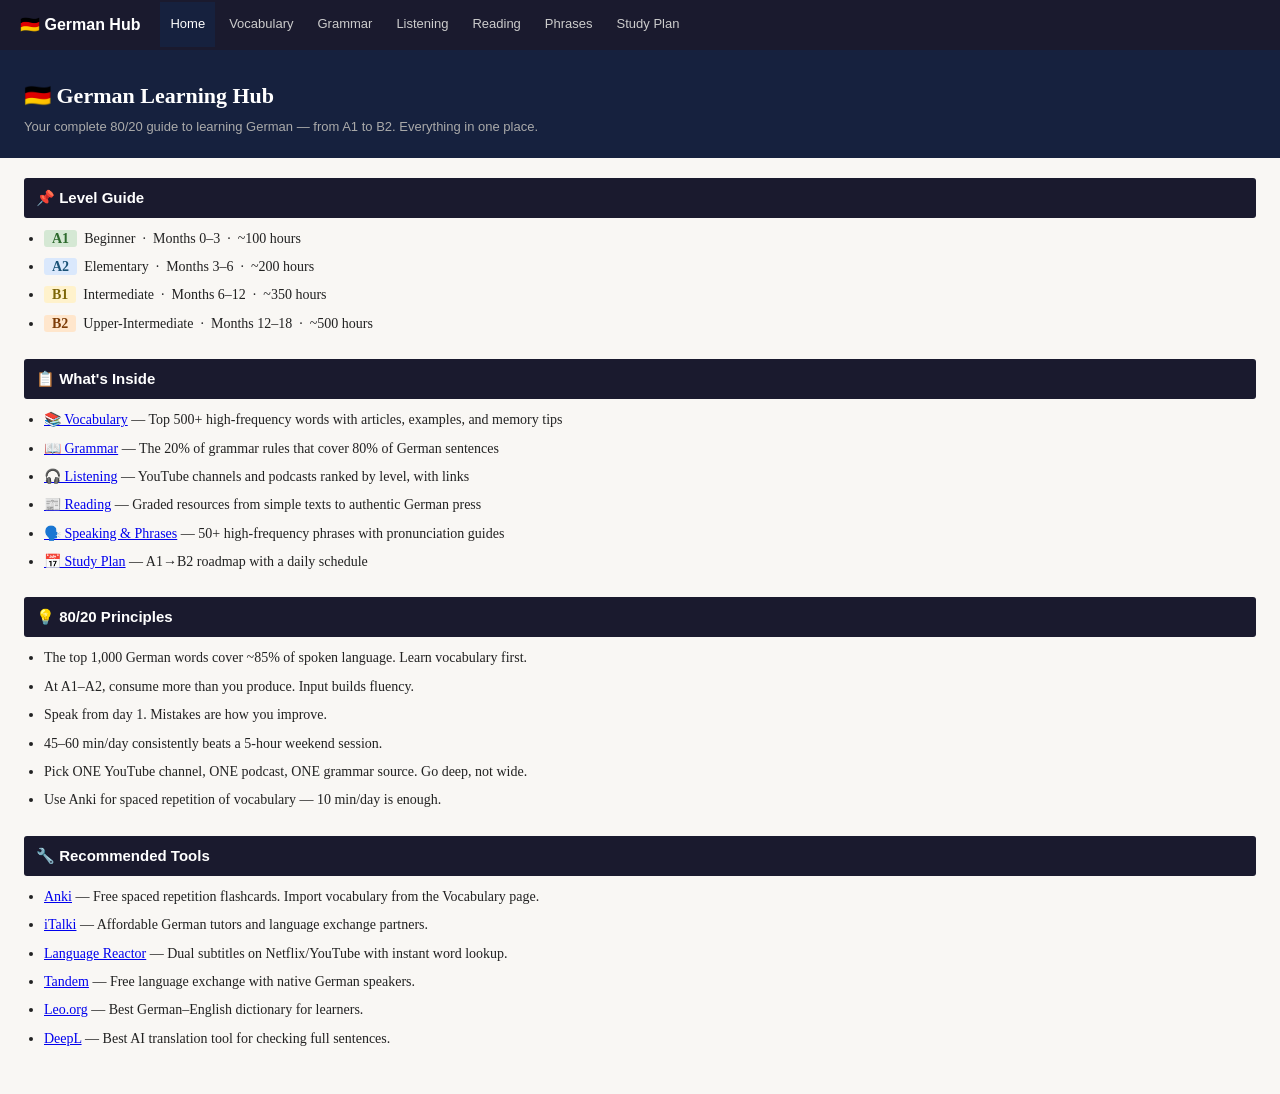
<file: index.html>
<!DOCTYPE html>
<html lang="en">
<head>
<meta charset="UTF-8">
<meta name="viewport" content="width=device-width, initial-scale=1">
<title>Home – German Learning Hub</title>
<link rel="stylesheet" href="style.css">
</head>
<body>
<nav>
  <a class="site-title" href="index.html" class="active">🇩🇪 German Hub</a>
  <a href="index.html" class="active">Home</a>
  <a href="vocabulary.html">Vocabulary</a>
  <a href="grammar.html">Grammar</a>
  <a href="listening.html">Listening</a>
  <a href="reading.html">Reading</a>
  <a href="speaking.html">Phrases</a>
  <a href="studyplan.html">Study Plan</a>
</nav>

<div class="page-header">
  <h1>🇩🇪 German Learning Hub</h1>
  <p>Your complete 80/20 guide to learning German — from A1 to B2. Everything in one place.</p>
</div>
<div class="content">
  <div class="guide-section">
    <h2>📌 Level Guide</h2>
    <ul>
      <li><strong style="background:#d5e8d4;color:#2d6a2d;padding:1px 8px;border-radius:3px;">A1</strong> &nbsp;Beginner &nbsp;·&nbsp; Months 0–3 &nbsp;·&nbsp; ~100 hours</li>
      <li><strong style="background:#dae8fc;color:#1a5276;padding:1px 8px;border-radius:3px;">A2</strong> &nbsp;Elementary &nbsp;·&nbsp; Months 3–6 &nbsp;·&nbsp; ~200 hours</li>
      <li><strong style="background:#fff2cc;color:#7d6608;padding:1px 8px;border-radius:3px;">B1</strong> &nbsp;Intermediate &nbsp;·&nbsp; Months 6–12 &nbsp;·&nbsp; ~350 hours</li>
      <li><strong style="background:#ffe6cc;color:#7d3c07;padding:1px 8px;border-radius:3px;">B2</strong> &nbsp;Upper-Intermediate &nbsp;·&nbsp; Months 12–18 &nbsp;·&nbsp; ~500 hours</li>
    </ul>
  </div>
  <div class="guide-section">
    <h2>📋 What's Inside</h2>
    <ul>
      <li><a href="vocabulary.html">📚 Vocabulary</a> — Top 500+ high-frequency words with articles, examples, and memory tips</li>
      <li><a href="grammar.html">📖 Grammar</a> — The 20% of grammar rules that cover 80% of German sentences</li>
      <li><a href="listening.html">🎧 Listening</a> — YouTube channels and podcasts ranked by level, with links</li>
      <li><a href="reading.html">📰 Reading</a> — Graded resources from simple texts to authentic German press</li>
      <li><a href="speaking.html">🗣️ Speaking & Phrases</a> — 50+ high-frequency phrases with pronunciation guides</li>
      <li><a href="studyplan.html">📅 Study Plan</a> — A1→B2 roadmap with a daily schedule</li>
    </ul>
  </div>
  <div class="guide-section">
    <h2>💡 80/20 Principles</h2>
    <ul>
      <li>The top 1,000 German words cover ~85% of spoken language. Learn vocabulary first.</li>
      <li>At A1–A2, consume more than you produce. Input builds fluency.</li>
      <li>Speak from day 1. Mistakes are how you improve.</li>
      <li>45–60 min/day consistently beats a 5-hour weekend session.</li>
      <li>Pick ONE YouTube channel, ONE podcast, ONE grammar source. Go deep, not wide.</li>
      <li>Use Anki for spaced repetition of vocabulary — 10 min/day is enough.</li>
    </ul>
  </div>
  <div class="guide-section">
    <h2>🔧 Recommended Tools</h2>
    <ul>
      <li><a href="https://apps.ankiweb.net" target="_blank">Anki</a> — Free spaced repetition flashcards. Import vocabulary from the Vocabulary page.</li>
      <li><a href="https://www.italki.com" target="_blank">iTalki</a> — Affordable German tutors and language exchange partners.</li>
      <li><a href="https://www.languagereactor.com" target="_blank">Language Reactor</a> — Dual subtitles on Netflix/YouTube with instant word lookup.</li>
      <li><a href="https://www.tandem.net" target="_blank">Tandem</a> — Free language exchange with native German speakers.</li>
      <li><a href="https://www.leo.org" target="_blank">Leo.org</a> — Best German–English dictionary for learners.</li>
      <li><a href="https://www.deepl.com" target="_blank">DeepL</a> — Best AI translation tool for checking full sentences.</li>
    </ul>
  </div>
</div>
</body>
</html>
</file>
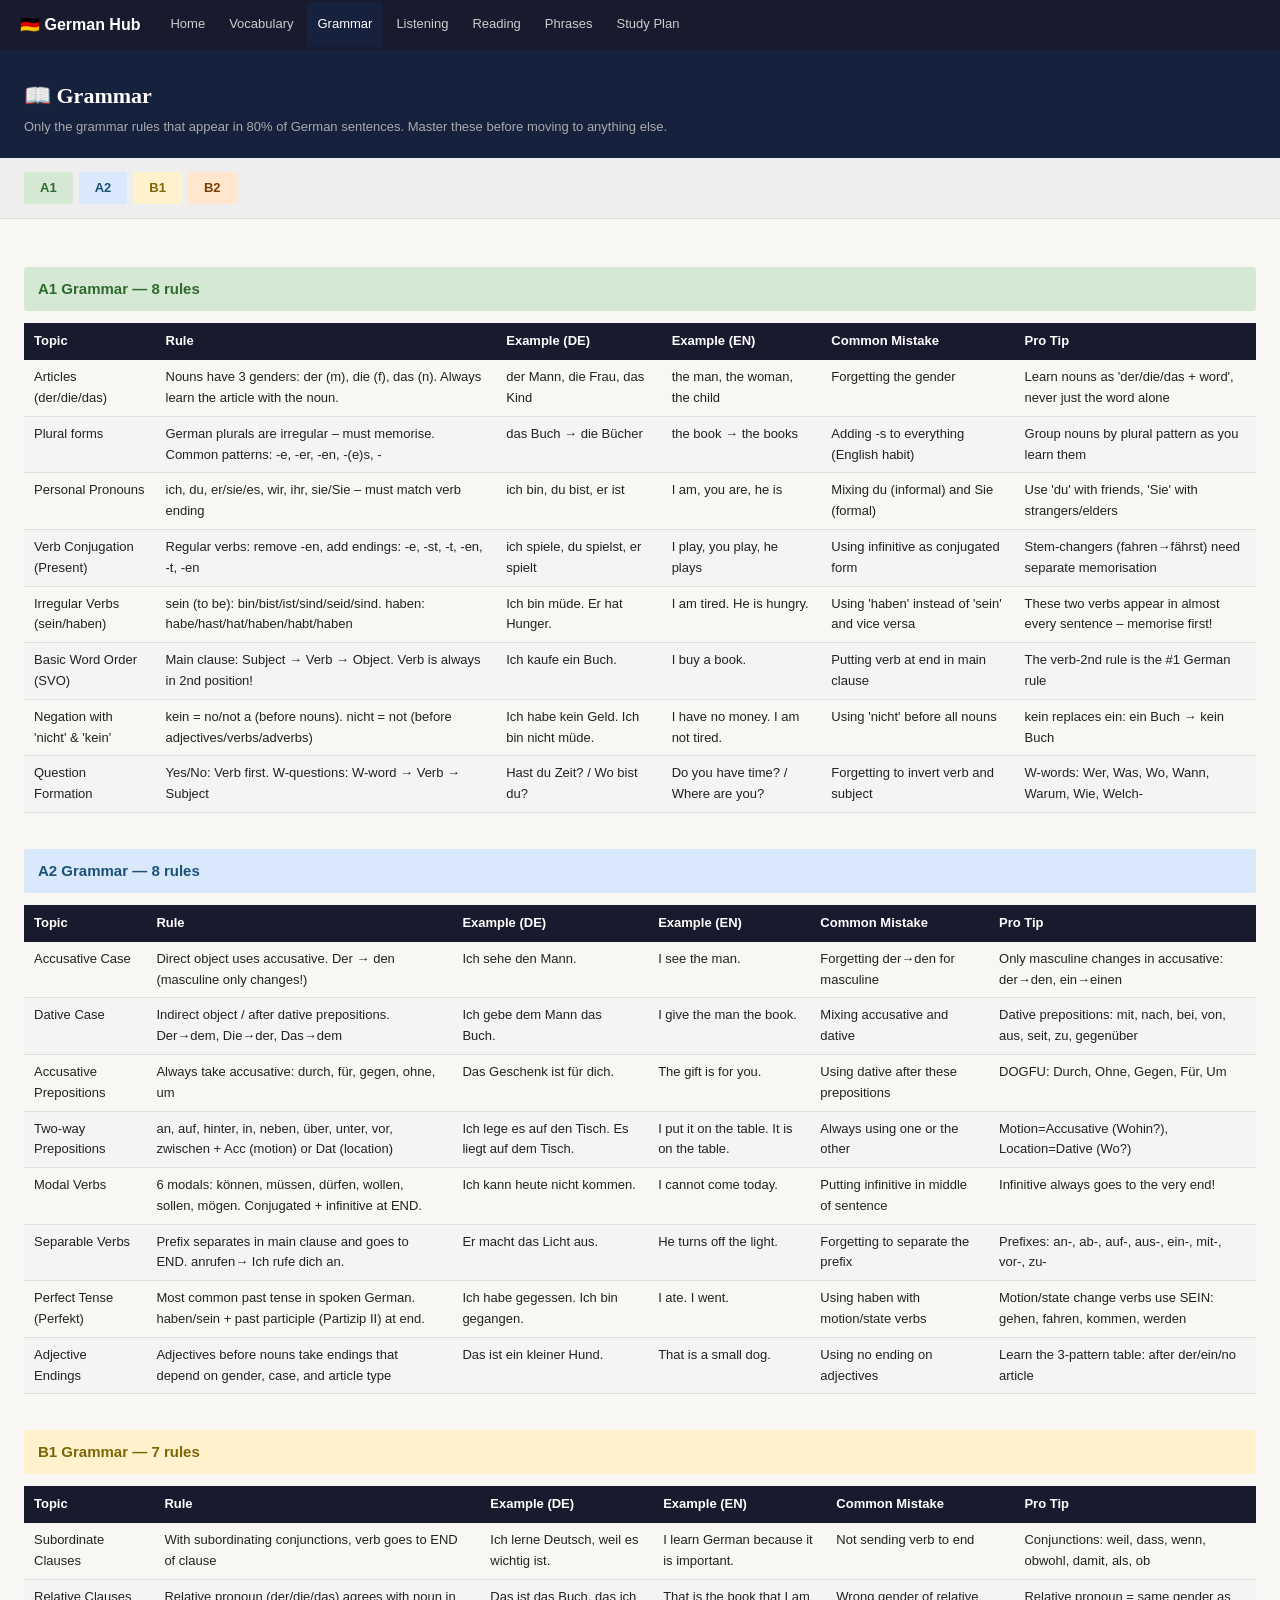
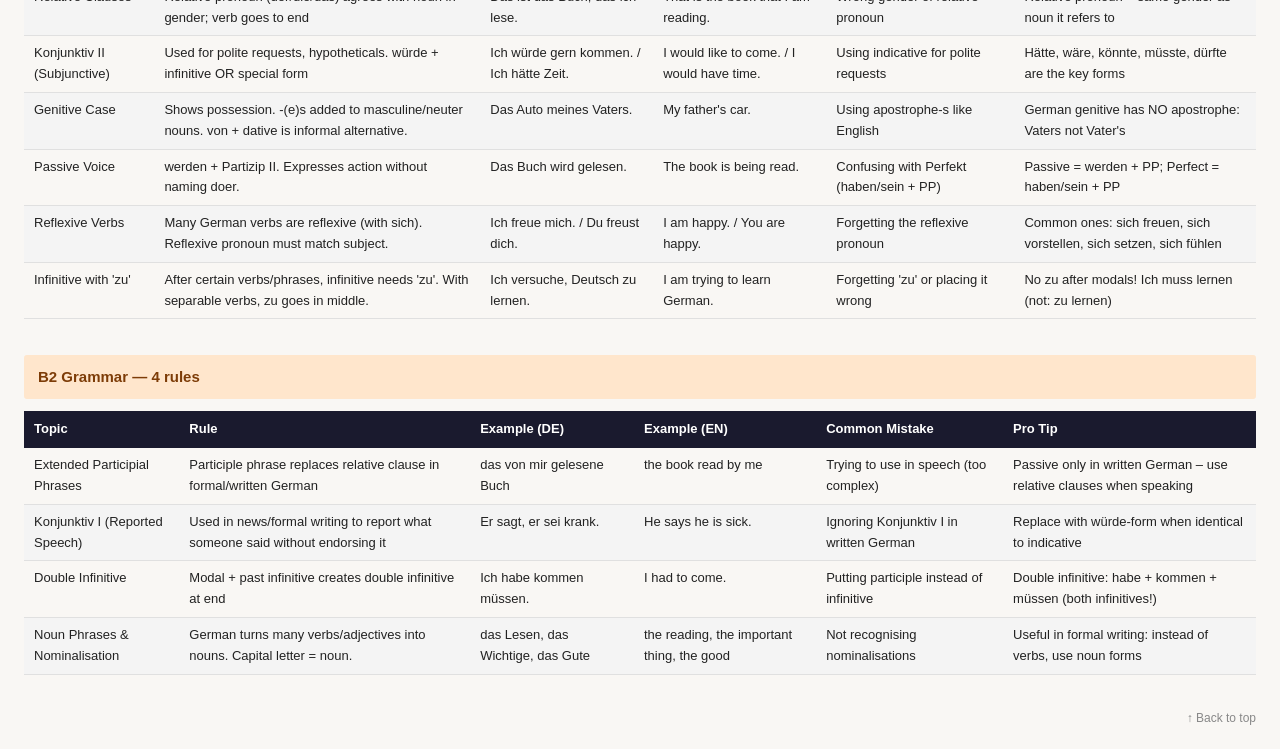
<file: grammar.html>
<!DOCTYPE html>
<html lang="en">
<head>
<meta charset="UTF-8">
<meta name="viewport" content="width=device-width, initial-scale=1">
<title>Grammar – German Learning Hub</title>
<link rel="stylesheet" href="style.css">
</head>
<body>
<nav>
  <a class="site-title" href="index.html">🇩🇪 German Hub</a>
  <a href="index.html">Home</a>
  <a href="vocabulary.html">Vocabulary</a>
  <a href="grammar.html" class="active">Grammar</a>
  <a href="listening.html">Listening</a>
  <a href="reading.html">Reading</a>
  <a href="speaking.html">Phrases</a>
  <a href="studyplan.html">Study Plan</a>
</nav>
<div class="page-header">
  <h1>📖 Grammar</h1>
  <p>Only the grammar rules that appear in 80% of German sentences. Master these before moving to anything else.</p>
</div><div class="level-tabs"><a class="tab-a1" href="#A1">A1</a><a class="tab-a2" href="#A2">A2</a><a class="tab-b1" href="#B1">B1</a><a class="tab-b2" href="#B2">B2</a></div><div class="content"><div class="anchor" id="A1"></div><div class="level-heading lh-a1">A1 Grammar — 8 rules</div><div class="tbl-wrap"><table><thead><tr><th>Topic</th><th>Rule</th><th>Example (DE)</th><th>Example (EN)</th><th>Common Mistake</th><th>Pro Tip</th></tr></thead><tbody><tr><td>Articles (der/die/das)</td><td>Nouns have 3 genders: der (m), die (f), das (n). Always learn the article with the noun.</td><td>der Mann, die Frau, das Kind</td><td>the man, the woman, the child</td><td>Forgetting the gender</td><td>Learn nouns as &#x27;der/die/das + word&#x27;, never just the word alone</td></tr><tr><td>Plural forms</td><td>German plurals are irregular – must memorise. Common patterns: -e, -er, -en, -(e)s, -</td><td>das Buch → die Bücher</td><td>the book → the books</td><td>Adding -s to everything (English habit)</td><td>Group nouns by plural pattern as you learn them</td></tr><tr><td>Personal Pronouns</td><td>ich, du, er/sie/es, wir, ihr, sie/Sie – must match verb ending</td><td>ich bin, du bist, er ist</td><td>I am, you are, he is</td><td>Mixing du (informal) and Sie (formal)</td><td>Use &#x27;du&#x27; with friends, &#x27;Sie&#x27; with strangers/elders</td></tr><tr><td>Verb Conjugation (Present)</td><td>Regular verbs: remove -en, add endings: -e, -st, -t, -en, -t, -en</td><td>ich spiele, du spielst, er spielt</td><td>I play, you play, he plays</td><td>Using infinitive as conjugated form</td><td>Stem-changers (fahren→fährst) need separate memorisation</td></tr><tr><td>Irregular Verbs (sein/haben)</td><td>sein (to be): bin/bist/ist/sind/seid/sind. haben: habe/hast/hat/haben/habt/haben</td><td>Ich bin müde. Er hat Hunger.</td><td>I am tired. He is hungry.</td><td>Using &#x27;haben&#x27; instead of &#x27;sein&#x27; and vice versa</td><td>These two verbs appear in almost every sentence – memorise first!</td></tr><tr><td>Basic Word Order (SVO)</td><td>Main clause: Subject → Verb → Object. Verb is always in 2nd position!</td><td>Ich kaufe ein Buch.</td><td>I buy a book.</td><td>Putting verb at end in main clause</td><td>The verb-2nd rule is the #1 German rule</td></tr><tr><td>Negation with &#x27;nicht&#x27; &amp; &#x27;kein&#x27;</td><td>kein = no/not a (before nouns). nicht = not (before adjectives/verbs/adverbs)</td><td>Ich habe kein Geld. Ich bin nicht müde.</td><td>I have no money. I am not tired.</td><td>Using &#x27;nicht&#x27; before all nouns</td><td>kein replaces ein: ein Buch → kein Buch</td></tr><tr><td>Question Formation</td><td>Yes/No: Verb first. W-questions: W-word → Verb → Subject</td><td>Hast du Zeit? / Wo bist du?</td><td>Do you have time? / Where are you?</td><td>Forgetting to invert verb and subject</td><td>W-words: Wer, Was, Wo, Wann, Warum, Wie, Welch-</td></tr></tbody></table></div><div class="anchor" id="A2"></div><div class="level-heading lh-a2">A2 Grammar — 8 rules</div><div class="tbl-wrap"><table><thead><tr><th>Topic</th><th>Rule</th><th>Example (DE)</th><th>Example (EN)</th><th>Common Mistake</th><th>Pro Tip</th></tr></thead><tbody><tr><td>Accusative Case</td><td>Direct object uses accusative. Der → den (masculine only changes!)</td><td>Ich sehe den Mann.</td><td>I see the man.</td><td>Forgetting der→den for masculine</td><td>Only masculine changes in accusative: der→den, ein→einen</td></tr><tr><td>Dative Case</td><td>Indirect object / after dative prepositions. Der→dem, Die→der, Das→dem</td><td>Ich gebe dem Mann das Buch.</td><td>I give the man the book.</td><td>Mixing accusative and dative</td><td>Dative prepositions: mit, nach, bei, von, aus, seit, zu, gegenüber</td></tr><tr><td>Accusative Prepositions</td><td>Always take accusative: durch, für, gegen, ohne, um</td><td>Das Geschenk ist für dich.</td><td>The gift is for you.</td><td>Using dative after these prepositions</td><td>DOGFU: Durch, Ohne, Gegen, Für, Um</td></tr><tr><td>Two-way Prepositions</td><td>an, auf, hinter, in, neben, über, unter, vor, zwischen + Acc (motion) or Dat (location)</td><td>Ich lege es auf den Tisch. Es liegt auf dem Tisch.</td><td>I put it on the table. It is on the table.</td><td>Always using one or the other</td><td>Motion=Accusative (Wohin?), Location=Dative (Wo?)</td></tr><tr><td>Modal Verbs</td><td>6 modals: können, müssen, dürfen, wollen, sollen, mögen. Conjugated + infinitive at END.</td><td>Ich kann heute nicht kommen.</td><td>I cannot come today.</td><td>Putting infinitive in middle of sentence</td><td>Infinitive always goes to the very end!</td></tr><tr><td>Separable Verbs</td><td>Prefix separates in main clause and goes to END. anrufen→ Ich rufe dich an.</td><td>Er macht das Licht aus.</td><td>He turns off the light.</td><td>Forgetting to separate the prefix</td><td>Prefixes: an-, ab-, auf-, aus-, ein-, mit-, vor-, zu-</td></tr><tr><td>Perfect Tense (Perfekt)</td><td>Most common past tense in spoken German. haben/sein + past participle (Partizip II) at end.</td><td>Ich habe gegessen. Ich bin gegangen.</td><td>I ate. I went.</td><td>Using haben with motion/state verbs</td><td>Motion/state change verbs use SEIN: gehen, fahren, kommen, werden</td></tr><tr><td>Adjective Endings</td><td>Adjectives before nouns take endings that depend on gender, case, and article type</td><td>Das ist ein kleiner Hund.</td><td>That is a small dog.</td><td>Using no ending on adjectives</td><td>Learn the 3-pattern table: after der/ein/no article</td></tr></tbody></table></div><div class="anchor" id="B1"></div><div class="level-heading lh-b1">B1 Grammar — 7 rules</div><div class="tbl-wrap"><table><thead><tr><th>Topic</th><th>Rule</th><th>Example (DE)</th><th>Example (EN)</th><th>Common Mistake</th><th>Pro Tip</th></tr></thead><tbody><tr><td>Subordinate Clauses</td><td>With subordinating conjunctions, verb goes to END of clause</td><td>Ich lerne Deutsch, weil es wichtig ist.</td><td>I learn German because it is important.</td><td>Not sending verb to end</td><td>Conjunctions: weil, dass, wenn, obwohl, damit, als, ob</td></tr><tr><td>Relative Clauses</td><td>Relative pronoun (der/die/das) agrees with noun in gender; verb goes to end</td><td>Das ist das Buch, das ich lese.</td><td>That is the book that I am reading.</td><td>Wrong gender of relative pronoun</td><td>Relative pronoun = same gender as noun it refers to</td></tr><tr><td>Konjunktiv II (Subjunctive)</td><td>Used for polite requests, hypotheticals. würde + infinitive OR special form</td><td>Ich würde gern kommen. / Ich hätte Zeit.</td><td>I would like to come. / I would have time.</td><td>Using indicative for polite requests</td><td>Hätte, wäre, könnte, müsste, dürfte are the key forms</td></tr><tr><td>Genitive Case</td><td>Shows possession. -(e)s added to masculine/neuter nouns. von + dative is informal alternative.</td><td>Das Auto meines Vaters.</td><td>My father&#x27;s car.</td><td>Using apostrophe-s like English</td><td>German genitive has NO apostrophe: Vaters not Vater&#x27;s</td></tr><tr><td>Passive Voice</td><td>werden + Partizip II. Expresses action without naming doer.</td><td>Das Buch wird gelesen.</td><td>The book is being read.</td><td>Confusing with Perfekt (haben/sein + PP)</td><td>Passive = werden + PP; Perfect = haben/sein + PP</td></tr><tr><td>Reflexive Verbs</td><td>Many German verbs are reflexive (with sich). Reflexive pronoun must match subject.</td><td>Ich freue mich. / Du freust dich.</td><td>I am happy. / You are happy.</td><td>Forgetting the reflexive pronoun</td><td>Common ones: sich freuen, sich vorstellen, sich setzen, sich fühlen</td></tr><tr><td>Infinitive with &#x27;zu&#x27;</td><td>After certain verbs/phrases, infinitive needs &#x27;zu&#x27;. With separable verbs, zu goes in middle.</td><td>Ich versuche, Deutsch zu lernen.</td><td>I am trying to learn German.</td><td>Forgetting &#x27;zu&#x27; or placing it wrong</td><td>No zu after modals! Ich muss lernen (not: zu lernen)</td></tr></tbody></table></div><div class="anchor" id="B2"></div><div class="level-heading lh-b2">B2 Grammar — 4 rules</div><div class="tbl-wrap"><table><thead><tr><th>Topic</th><th>Rule</th><th>Example (DE)</th><th>Example (EN)</th><th>Common Mistake</th><th>Pro Tip</th></tr></thead><tbody><tr><td>Extended Participial Phrases</td><td>Participle phrase replaces relative clause in formal/written German</td><td>das von mir gelesene Buch</td><td>the book read by me</td><td>Trying to use in speech (too complex)</td><td>Passive only in written German – use relative clauses when speaking</td></tr><tr><td>Konjunktiv I (Reported Speech)</td><td>Used in news/formal writing to report what someone said without endorsing it</td><td>Er sagt, er sei krank.</td><td>He says he is sick.</td><td>Ignoring Konjunktiv I in written German</td><td>Replace with würde-form when identical to indicative</td></tr><tr><td>Double Infinitive</td><td>Modal + past infinitive creates double infinitive at end</td><td>Ich habe kommen müssen.</td><td>I had to come.</td><td>Putting participle instead of infinitive</td><td>Double infinitive: habe + kommen + müssen (both infinitives!)</td></tr><tr><td>Noun Phrases &amp; Nominalisation</td><td>German turns many verbs/adjectives into nouns. Capital letter = noun.</td><td>das Lesen, das Wichtige, das Gute</td><td>the reading, the important thing, the good</td><td>Not recognising nominalisations</td><td>Useful in formal writing: instead of verbs, use noun forms</td></tr></tbody></table></div><div class="back-top"><a href="#">↑ Back to top</a></div></div>
</body>
</html>
</file>
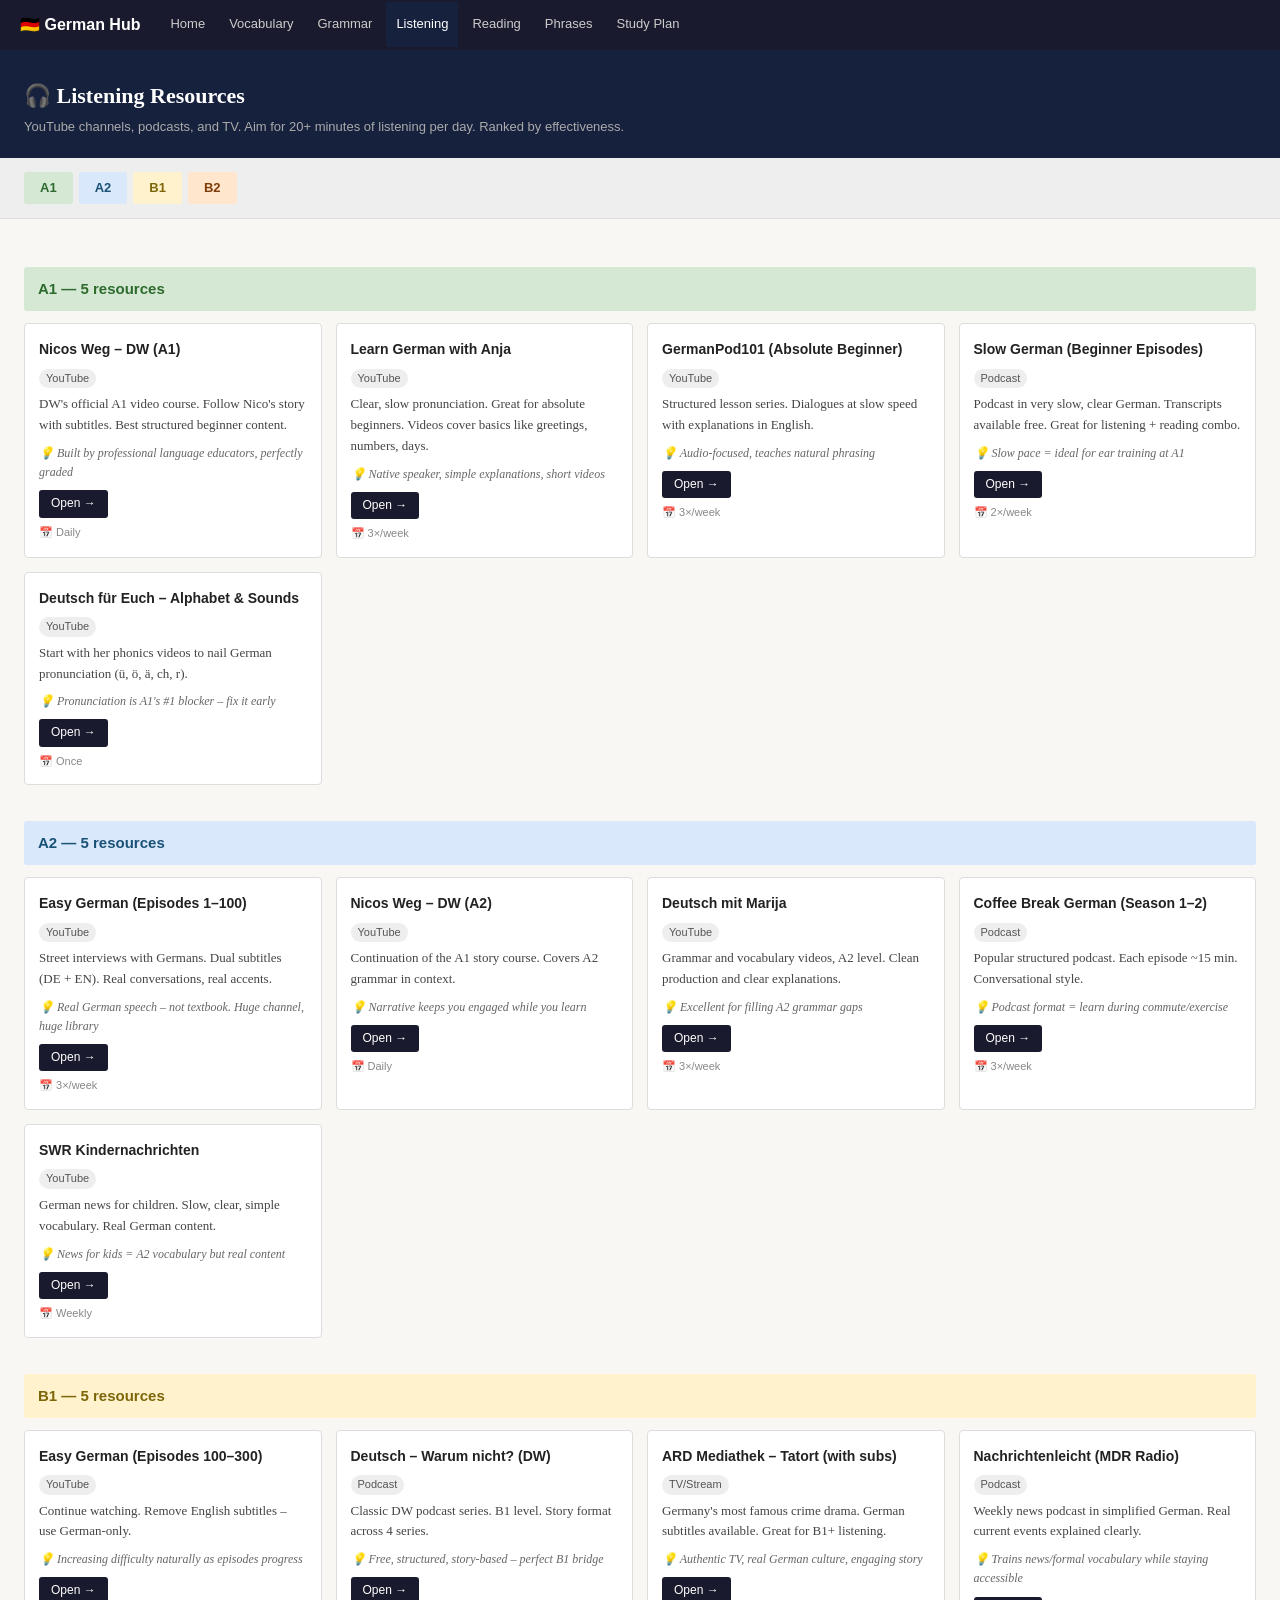
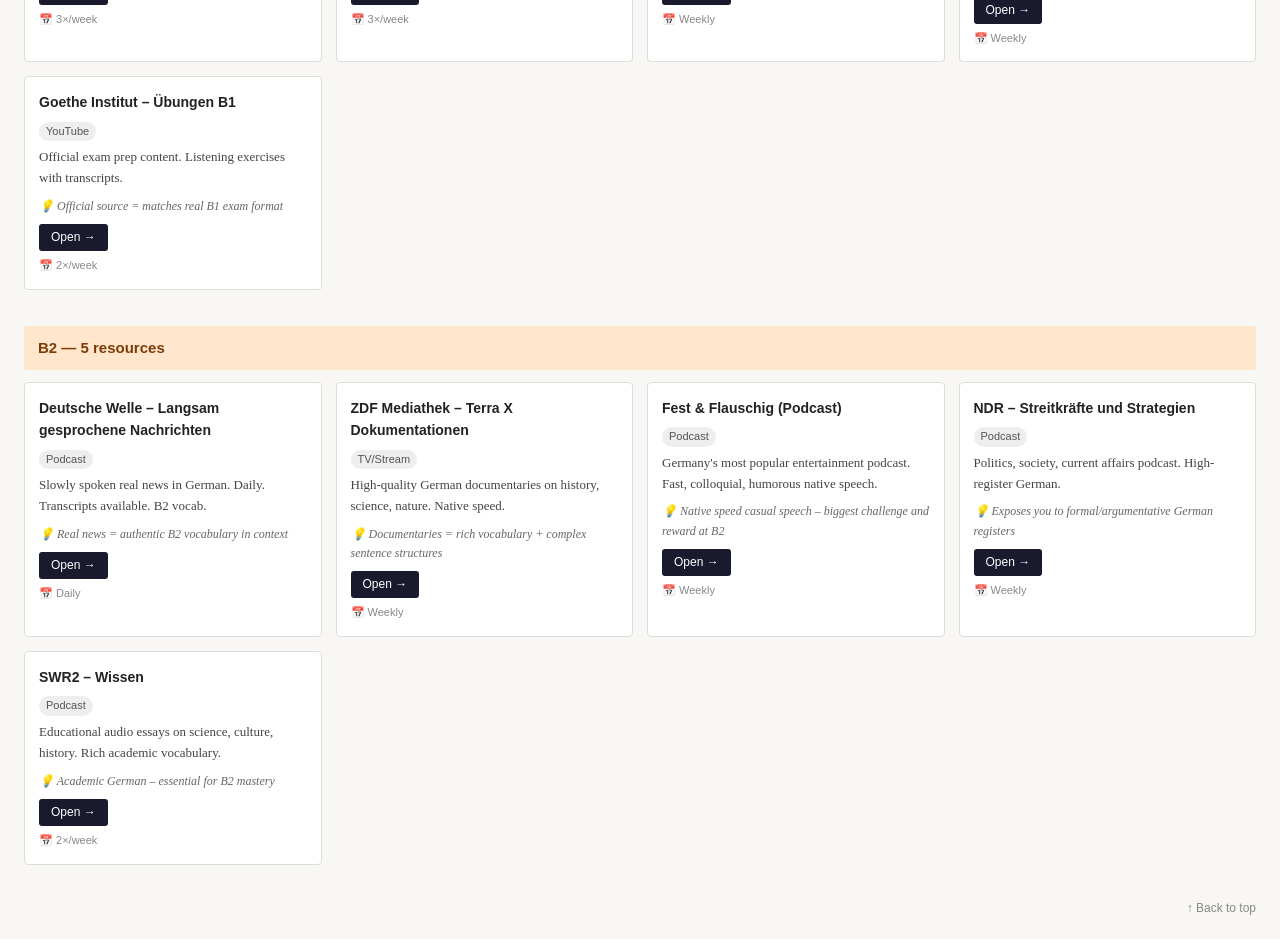
<file: listening.html>
<!DOCTYPE html>
<html lang="en">
<head>
<meta charset="UTF-8">
<meta name="viewport" content="width=device-width, initial-scale=1">
<title>Listening – German Learning Hub</title>
<link rel="stylesheet" href="style.css">
</head>
<body>
<nav>
  <a class="site-title" href="index.html">🇩🇪 German Hub</a>
  <a href="index.html">Home</a>
  <a href="vocabulary.html">Vocabulary</a>
  <a href="grammar.html">Grammar</a>
  <a href="listening.html" class="active">Listening</a>
  <a href="reading.html">Reading</a>
  <a href="speaking.html">Phrases</a>
  <a href="studyplan.html">Study Plan</a>
</nav>
<div class="page-header">
  <h1>🎧 Listening Resources</h1>
  <p>YouTube channels, podcasts, and TV. Aim for 20+ minutes of listening per day. Ranked by effectiveness.</p>
</div><div class="level-tabs"><a class="tab-a1" href="#A1">A1</a><a class="tab-a2" href="#A2">A2</a><a class="tab-b1" href="#B1">B1</a><a class="tab-b2" href="#B2">B2</a></div><div class="content"><div class="anchor" id="A1"></div><div class="level-heading lh-a1">A1 — 5 resources</div><div class="cards"><div class="card">
  <h3>Nicos Weg – DW (A1)</h3>
  <span class="type-badge">YouTube</span>
  <p>DW&#x27;s official A1 video course. Follow Nico&#x27;s story with subtitles. Best structured beginner content.</p>
  <div class="why">💡 Built by professional language educators, perfectly graded</div>
  <a class="link-btn" href="https://www.youtube.com/playlist?list=PLT5LkzmASQM4bRb4HlPGBRtsBr9eVVxRS" target="_blank">Open →</a>
  <div class="freq">📅 Daily</div>
</div><div class="card">
  <h3>Learn German with Anja</h3>
  <span class="type-badge">YouTube</span>
  <p>Clear, slow pronunciation. Great for absolute beginners. Videos cover basics like greetings, numbers, days.</p>
  <div class="why">💡 Native speaker, simple explanations, short videos</div>
  <a class="link-btn" href="https://www.youtube.com/@LearnGermanwithAnja" target="_blank">Open →</a>
  <div class="freq">📅 3×/week</div>
</div><div class="card">
  <h3>GermanPod101 (Absolute Beginner)</h3>
  <span class="type-badge">YouTube</span>
  <p>Structured lesson series. Dialogues at slow speed with explanations in English.</p>
  <div class="why">💡 Audio-focused, teaches natural phrasing</div>
  <a class="link-btn" href="https://www.youtube.com/@GermanPod101" target="_blank">Open →</a>
  <div class="freq">📅 3×/week</div>
</div><div class="card">
  <h3>Slow German (Beginner Episodes)</h3>
  <span class="type-badge">Podcast</span>
  <p>Podcast in very slow, clear German. Transcripts available free. Great for listening + reading combo.</p>
  <div class="why">💡 Slow pace = ideal for ear training at A1</div>
  <a class="link-btn" href="https://slowgerman.com" target="_blank">Open →</a>
  <div class="freq">📅 2×/week</div>
</div><div class="card">
  <h3>Deutsch für Euch – Alphabet &amp; Sounds</h3>
  <span class="type-badge">YouTube</span>
  <p>Start with her phonics videos to nail German pronunciation (ü, ö, ä, ch, r).</p>
  <div class="why">💡 Pronunciation is A1&#x27;s #1 blocker – fix it early</div>
  <a class="link-btn" href="https://www.youtube.com/@DeutschFuerEuch" target="_blank">Open →</a>
  <div class="freq">📅 Once</div>
</div></div><div class="anchor" id="A2"></div><div class="level-heading lh-a2">A2 — 5 resources</div><div class="cards"><div class="card">
  <h3>Easy German (Episodes 1–100)</h3>
  <span class="type-badge">YouTube</span>
  <p>Street interviews with Germans. Dual subtitles (DE + EN). Real conversations, real accents.</p>
  <div class="why">💡 Real German speech – not textbook. Huge channel, huge library</div>
  <a class="link-btn" href="https://www.youtube.com/@EasyGerman" target="_blank">Open →</a>
  <div class="freq">📅 3×/week</div>
</div><div class="card">
  <h3>Nicos Weg – DW (A2)</h3>
  <span class="type-badge">YouTube</span>
  <p>Continuation of the A1 story course. Covers A2 grammar in context.</p>
  <div class="why">💡 Narrative keeps you engaged while you learn</div>
  <a class="link-btn" href="https://www.youtube.com/playlist?list=PLT5LkzmASQM7-FKMRTf-sKAHY8Gx7dNHj" target="_blank">Open →</a>
  <div class="freq">📅 Daily</div>
</div><div class="card">
  <h3>Deutsch mit Marija</h3>
  <span class="type-badge">YouTube</span>
  <p>Grammar and vocabulary videos, A2 level. Clean production and clear explanations.</p>
  <div class="why">💡 Excellent for filling A2 grammar gaps</div>
  <a class="link-btn" href="https://www.youtube.com/@DeutschmitMarija" target="_blank">Open →</a>
  <div class="freq">📅 3×/week</div>
</div><div class="card">
  <h3>Coffee Break German (Season 1–2)</h3>
  <span class="type-badge">Podcast</span>
  <p>Popular structured podcast. Each episode ~15 min. Conversational style.</p>
  <div class="why">💡 Podcast format = learn during commute/exercise</div>
  <a class="link-btn" href="https://coffeebreaklanguages.com/coffeebreakgerman/" target="_blank">Open →</a>
  <div class="freq">📅 3×/week</div>
</div><div class="card">
  <h3>SWR Kindernachrichten</h3>
  <span class="type-badge">YouTube</span>
  <p>German news for children. Slow, clear, simple vocabulary. Real German content.</p>
  <div class="why">💡 News for kids = A2 vocabulary but real content</div>
  <a class="link-btn" href="https://www.youtube.com/@SWRkindernetz" target="_blank">Open →</a>
  <div class="freq">📅 Weekly</div>
</div></div><div class="anchor" id="B1"></div><div class="level-heading lh-b1">B1 — 5 resources</div><div class="cards"><div class="card">
  <h3>Easy German (Episodes 100–300)</h3>
  <span class="type-badge">YouTube</span>
  <p>Continue watching. Remove English subtitles – use German-only.</p>
  <div class="why">💡 Increasing difficulty naturally as episodes progress</div>
  <a class="link-btn" href="https://www.youtube.com/@EasyGerman" target="_blank">Open →</a>
  <div class="freq">📅 3×/week</div>
</div><div class="card">
  <h3>Deutsch – Warum nicht? (DW)</h3>
  <span class="type-badge">Podcast</span>
  <p>Classic DW podcast series. B1 level. Story format across 4 series.</p>
  <div class="why">💡 Free, structured, story-based – perfect B1 bridge</div>
  <a class="link-btn" href="https://www.dw.com/de/deutsch-lernen/deutsch-warum-nicht/s-2548" target="_blank">Open →</a>
  <div class="freq">📅 3×/week</div>
</div><div class="card">
  <h3>ARD Mediathek – Tatort (with subs)</h3>
  <span class="type-badge">TV/Stream</span>
  <p>Germany&#x27;s most famous crime drama. German subtitles available. Great for B1+ listening.</p>
  <div class="why">💡 Authentic TV, real German culture, engaging story</div>
  <a class="link-btn" href="https://www.ardmediathek.de/tatort" target="_blank">Open →</a>
  <div class="freq">📅 Weekly</div>
</div><div class="card">
  <h3>Nachrichtenleicht (MDR Radio)</h3>
  <span class="type-badge">Podcast</span>
  <p>Weekly news podcast in simplified German. Real current events explained clearly.</p>
  <div class="why">💡 Trains news/formal vocabulary while staying accessible</div>
  <a class="link-btn" href="https://www.nachrichtenleicht.de" target="_blank">Open →</a>
  <div class="freq">📅 Weekly</div>
</div><div class="card">
  <h3>Goethe Institut – Übungen B1</h3>
  <span class="type-badge">YouTube</span>
  <p>Official exam prep content. Listening exercises with transcripts.</p>
  <div class="why">💡 Official source = matches real B1 exam format</div>
  <a class="link-btn" href="https://www.youtube.com/@GoetheInstitut" target="_blank">Open →</a>
  <div class="freq">📅 2×/week</div>
</div></div><div class="anchor" id="B2"></div><div class="level-heading lh-b2">B2 — 5 resources</div><div class="cards"><div class="card">
  <h3>Deutsche Welle – Langsam gesprochene Nachrichten</h3>
  <span class="type-badge">Podcast</span>
  <p>Slowly spoken real news in German. Daily. Transcripts available. B2 vocab.</p>
  <div class="why">💡 Real news = authentic B2 vocabulary in context</div>
  <a class="link-btn" href="https://www.dw.com/de/deutsch-lernen/nachrichten/s-8030" target="_blank">Open →</a>
  <div class="freq">📅 Daily</div>
</div><div class="card">
  <h3>ZDF Mediathek – Terra X Dokumentationen</h3>
  <span class="type-badge">TV/Stream</span>
  <p>High-quality German documentaries on history, science, nature. Native speed.</p>
  <div class="why">💡 Documentaries = rich vocabulary + complex sentence structures</div>
  <a class="link-btn" href="https://www.zdf.de/dokumentation/terra-x" target="_blank">Open →</a>
  <div class="freq">📅 Weekly</div>
</div><div class="card">
  <h3>Fest &amp; Flauschig (Podcast)</h3>
  <span class="type-badge">Podcast</span>
  <p>Germany&#x27;s most popular entertainment podcast. Fast, colloquial, humorous native speech.</p>
  <div class="why">💡 Native speed casual speech – biggest challenge and reward at B2</div>
  <a class="link-btn" href="https://open.spotify.com/show/1OLcQdw2PFDPG1jo3s0wbp" target="_blank">Open →</a>
  <div class="freq">📅 Weekly</div>
</div><div class="card">
  <h3>NDR – Streitkräfte und Strategien</h3>
  <span class="type-badge">Podcast</span>
  <p>Politics, society, current affairs podcast. High-register German.</p>
  <div class="why">💡 Exposes you to formal/argumentative German registers</div>
  <a class="link-btn" href="https://www.ndr.de/nachrichten/info/podcast4292.html" target="_blank">Open →</a>
  <div class="freq">📅 Weekly</div>
</div><div class="card">
  <h3>SWR2 – Wissen</h3>
  <span class="type-badge">Podcast</span>
  <p>Educational audio essays on science, culture, history. Rich academic vocabulary.</p>
  <div class="why">💡 Academic German – essential for B2 mastery</div>
  <a class="link-btn" href="https://www.swr.de/swr2/wissen/index.html" target="_blank">Open →</a>
  <div class="freq">📅 2×/week</div>
</div></div><div class="back-top"><a href="#">↑ Back to top</a></div></div>
</body>
</html>
</file>
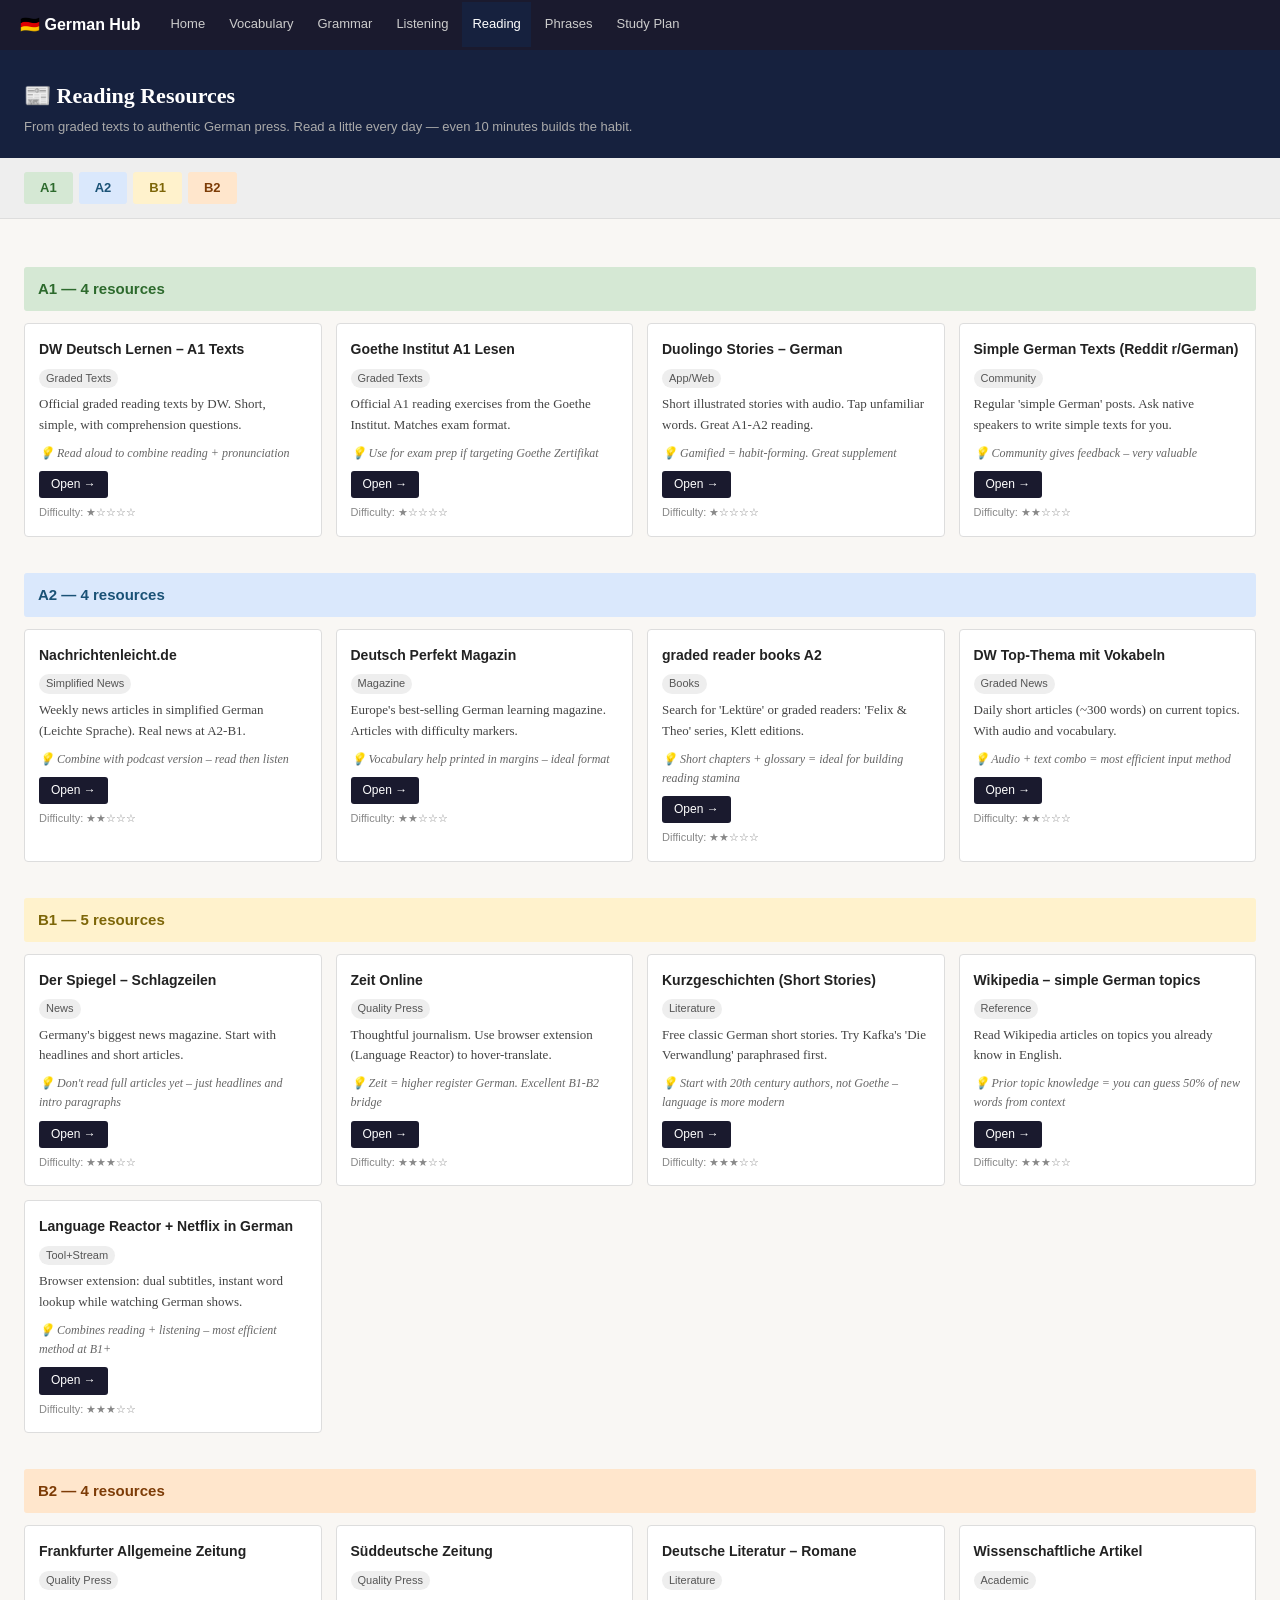
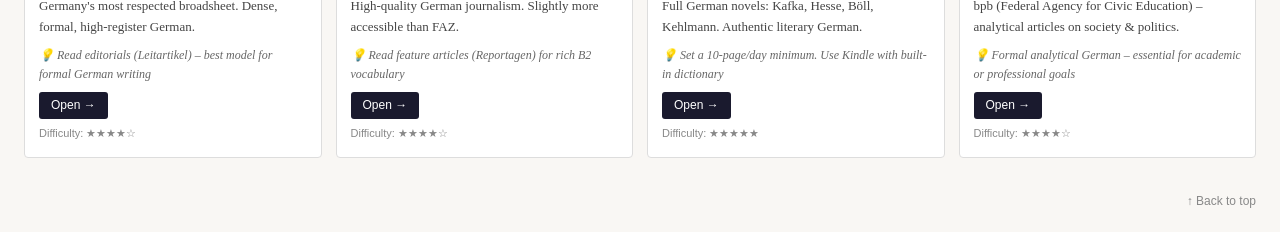
<file: reading.html>
<!DOCTYPE html>
<html lang="en">
<head>
<meta charset="UTF-8">
<meta name="viewport" content="width=device-width, initial-scale=1">
<title>Reading – German Learning Hub</title>
<link rel="stylesheet" href="style.css">
</head>
<body>
<nav>
  <a class="site-title" href="index.html">🇩🇪 German Hub</a>
  <a href="index.html">Home</a>
  <a href="vocabulary.html">Vocabulary</a>
  <a href="grammar.html">Grammar</a>
  <a href="listening.html">Listening</a>
  <a href="reading.html" class="active">Reading</a>
  <a href="speaking.html">Phrases</a>
  <a href="studyplan.html">Study Plan</a>
</nav>
<div class="page-header">
  <h1>📰 Reading Resources</h1>
  <p>From graded texts to authentic German press. Read a little every day — even 10 minutes builds the habit.</p>
</div><div class="level-tabs"><a class="tab-a1" href="#A1">A1</a><a class="tab-a2" href="#A2">A2</a><a class="tab-b1" href="#B1">B1</a><a class="tab-b2" href="#B2">B2</a></div><div class="content"><div class="anchor" id="A1"></div><div class="level-heading lh-a1">A1 — 4 resources</div><div class="cards"><div class="card">
  <h3>DW Deutsch Lernen – A1 Texts</h3>
  <span class="type-badge">Graded Texts</span>
  <p>Official graded reading texts by DW. Short, simple, with comprehension questions.</p>
  <div class="why">💡 Read aloud to combine reading + pronunciation</div>
  <a class="link-btn" href="https://learngerman.dw.com/en/overview" target="_blank">Open →</a>
  <div class="freq">Difficulty: ★☆☆☆☆</div>
</div><div class="card">
  <h3>Goethe Institut A1 Lesen</h3>
  <span class="type-badge">Graded Texts</span>
  <p>Official A1 reading exercises from the Goethe Institut. Matches exam format.</p>
  <div class="why">💡 Use for exam prep if targeting Goethe Zertifikat</div>
  <a class="link-btn" href="https://www.goethe.de/en/spr/ueb/sd1.html" target="_blank">Open →</a>
  <div class="freq">Difficulty: ★☆☆☆☆</div>
</div><div class="card">
  <h3>Duolingo Stories – German</h3>
  <span class="type-badge">App/Web</span>
  <p>Short illustrated stories with audio. Tap unfamiliar words. Great A1-A2 reading.</p>
  <div class="why">💡 Gamified = habit-forming. Great supplement</div>
  <a class="link-btn" href="https://www.duolingo.com/stories" target="_blank">Open →</a>
  <div class="freq">Difficulty: ★☆☆☆☆</div>
</div><div class="card">
  <h3>Simple German Texts (Reddit r/German)</h3>
  <span class="type-badge">Community</span>
  <p>Regular &#x27;simple German&#x27; posts. Ask native speakers to write simple texts for you.</p>
  <div class="why">💡 Community gives feedback – very valuable</div>
  <a class="link-btn" href="https://www.reddit.com/r/German/" target="_blank">Open →</a>
  <div class="freq">Difficulty: ★★☆☆☆</div>
</div></div><div class="anchor" id="A2"></div><div class="level-heading lh-a2">A2 — 4 resources</div><div class="cards"><div class="card">
  <h3>Nachrichtenleicht.de</h3>
  <span class="type-badge">Simplified News</span>
  <p>Weekly news articles in simplified German (Leichte Sprache). Real news at A2-B1.</p>
  <div class="why">💡 Combine with podcast version – read then listen</div>
  <a class="link-btn" href="https://www.nachrichtenleicht.de" target="_blank">Open →</a>
  <div class="freq">Difficulty: ★★☆☆☆</div>
</div><div class="card">
  <h3>Deutsch Perfekt Magazin</h3>
  <span class="type-badge">Magazine</span>
  <p>Europe&#x27;s best-selling German learning magazine. Articles with difficulty markers.</p>
  <div class="why">💡 Vocabulary help printed in margins – ideal format</div>
  <a class="link-btn" href="https://www.deutsch-perfekt.com" target="_blank">Open →</a>
  <div class="freq">Difficulty: ★★☆☆☆</div>
</div><div class="card">
  <h3>graded reader books A2</h3>
  <span class="type-badge">Books</span>
  <p>Search for &#x27;Lektüre&#x27; or graded readers: &#x27;Felix &amp; Theo&#x27; series, Klett editions.</p>
  <div class="why">💡 Short chapters + glossary = ideal for building reading stamina</div>
  <a class="link-btn" href="https://www.amazon.de/s?k=german+graded+reader+A2" target="_blank">Open →</a>
  <div class="freq">Difficulty: ★★☆☆☆</div>
</div><div class="card">
  <h3>DW Top-Thema mit Vokabeln</h3>
  <span class="type-badge">Graded News</span>
  <p>Daily short articles (~300 words) on current topics. With audio and vocabulary.</p>
  <div class="why">💡 Audio + text combo = most efficient input method</div>
  <a class="link-btn" href="https://www.dw.com/de/deutsch-lernen/top-thema/s-8031" target="_blank">Open →</a>
  <div class="freq">Difficulty: ★★☆☆☆</div>
</div></div><div class="anchor" id="B1"></div><div class="level-heading lh-b1">B1 — 5 resources</div><div class="cards"><div class="card">
  <h3>Der Spiegel – Schlagzeilen</h3>
  <span class="type-badge">News</span>
  <p>Germany&#x27;s biggest news magazine. Start with headlines and short articles.</p>
  <div class="why">💡 Don&#x27;t read full articles yet – just headlines and intro paragraphs</div>
  <a class="link-btn" href="https://www.spiegel.de" target="_blank">Open →</a>
  <div class="freq">Difficulty: ★★★☆☆</div>
</div><div class="card">
  <h3>Zeit Online</h3>
  <span class="type-badge">Quality Press</span>
  <p>Thoughtful journalism. Use browser extension (Language Reactor) to hover-translate.</p>
  <div class="why">💡 Zeit = higher register German. Excellent B1-B2 bridge</div>
  <a class="link-btn" href="https://www.zeit.de" target="_blank">Open →</a>
  <div class="freq">Difficulty: ★★★☆☆</div>
</div><div class="card">
  <h3>Kurzgeschichten (Short Stories)</h3>
  <span class="type-badge">Literature</span>
  <p>Free classic German short stories. Try Kafka&#x27;s &#x27;Die Verwandlung&#x27; paraphrased first.</p>
  <div class="why">💡 Start with 20th century authors, not Goethe – language is more modern</div>
  <a class="link-btn" href="https://www.projekt-gutenberg.org" target="_blank">Open →</a>
  <div class="freq">Difficulty: ★★★☆☆</div>
</div><div class="card">
  <h3>Wikipedia – simple German topics</h3>
  <span class="type-badge">Reference</span>
  <p>Read Wikipedia articles on topics you already know in English.</p>
  <div class="why">💡 Prior topic knowledge = you can guess 50% of new words from context</div>
  <a class="link-btn" href="https://de.wikipedia.org" target="_blank">Open →</a>
  <div class="freq">Difficulty: ★★★☆☆</div>
</div><div class="card">
  <h3>Language Reactor + Netflix in German</h3>
  <span class="type-badge">Tool+Stream</span>
  <p>Browser extension: dual subtitles, instant word lookup while watching German shows.</p>
  <div class="why">💡 Combines reading + listening – most efficient method at B1+</div>
  <a class="link-btn" href="https://www.languagereactor.com" target="_blank">Open →</a>
  <div class="freq">Difficulty: ★★★☆☆</div>
</div></div><div class="anchor" id="B2"></div><div class="level-heading lh-b2">B2 — 4 resources</div><div class="cards"><div class="card">
  <h3>Frankfurter Allgemeine Zeitung</h3>
  <span class="type-badge">Quality Press</span>
  <p>Germany&#x27;s most respected broadsheet. Dense, formal, high-register German.</p>
  <div class="why">💡 Read editorials (Leitartikel) – best model for formal German writing</div>
  <a class="link-btn" href="https://www.faz.net" target="_blank">Open →</a>
  <div class="freq">Difficulty: ★★★★☆</div>
</div><div class="card">
  <h3>Süddeutsche Zeitung</h3>
  <span class="type-badge">Quality Press</span>
  <p>High-quality German journalism. Slightly more accessible than FAZ.</p>
  <div class="why">💡 Read feature articles (Reportagen) for rich B2 vocabulary</div>
  <a class="link-btn" href="https://www.sueddeutsche.de" target="_blank">Open →</a>
  <div class="freq">Difficulty: ★★★★☆</div>
</div><div class="card">
  <h3>Deutsche Literatur – Romane</h3>
  <span class="type-badge">Literature</span>
  <p>Full German novels: Kafka, Hesse, Böll, Kehlmann. Authentic literary German.</p>
  <div class="why">💡 Set a 10-page/day minimum. Use Kindle with built-in dictionary</div>
  <a class="link-btn" href="https://www.gutenberg.org/browse/languages/de" target="_blank">Open →</a>
  <div class="freq">Difficulty: ★★★★★</div>
</div><div class="card">
  <h3>Wissenschaftliche Artikel</h3>
  <span class="type-badge">Academic</span>
  <p>bpb (Federal Agency for Civic Education) – analytical articles on society &amp; politics.</p>
  <div class="why">💡 Formal analytical German – essential for academic or professional goals</div>
  <a class="link-btn" href="https://www.bpb.de" target="_blank">Open →</a>
  <div class="freq">Difficulty: ★★★★☆</div>
</div></div><div class="back-top"><a href="#">↑ Back to top</a></div></div>
</body>
</html>
</file>
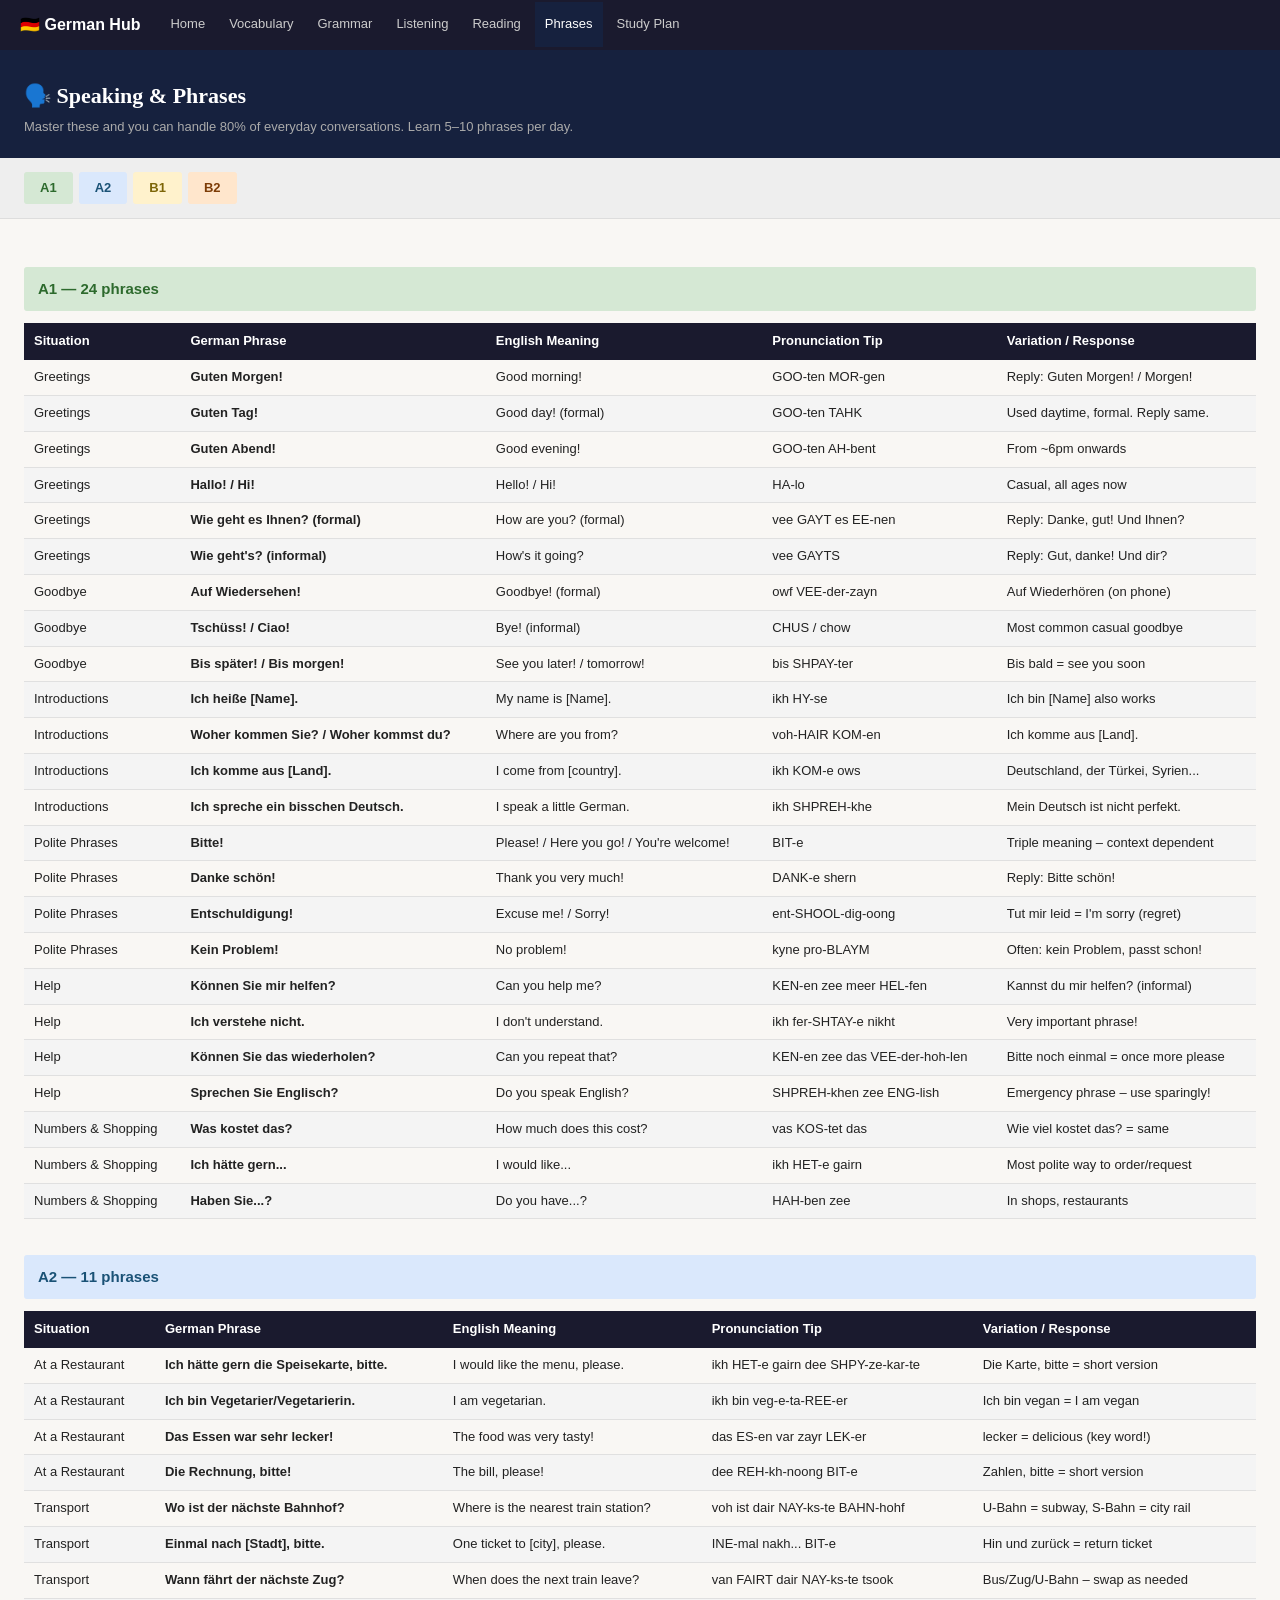
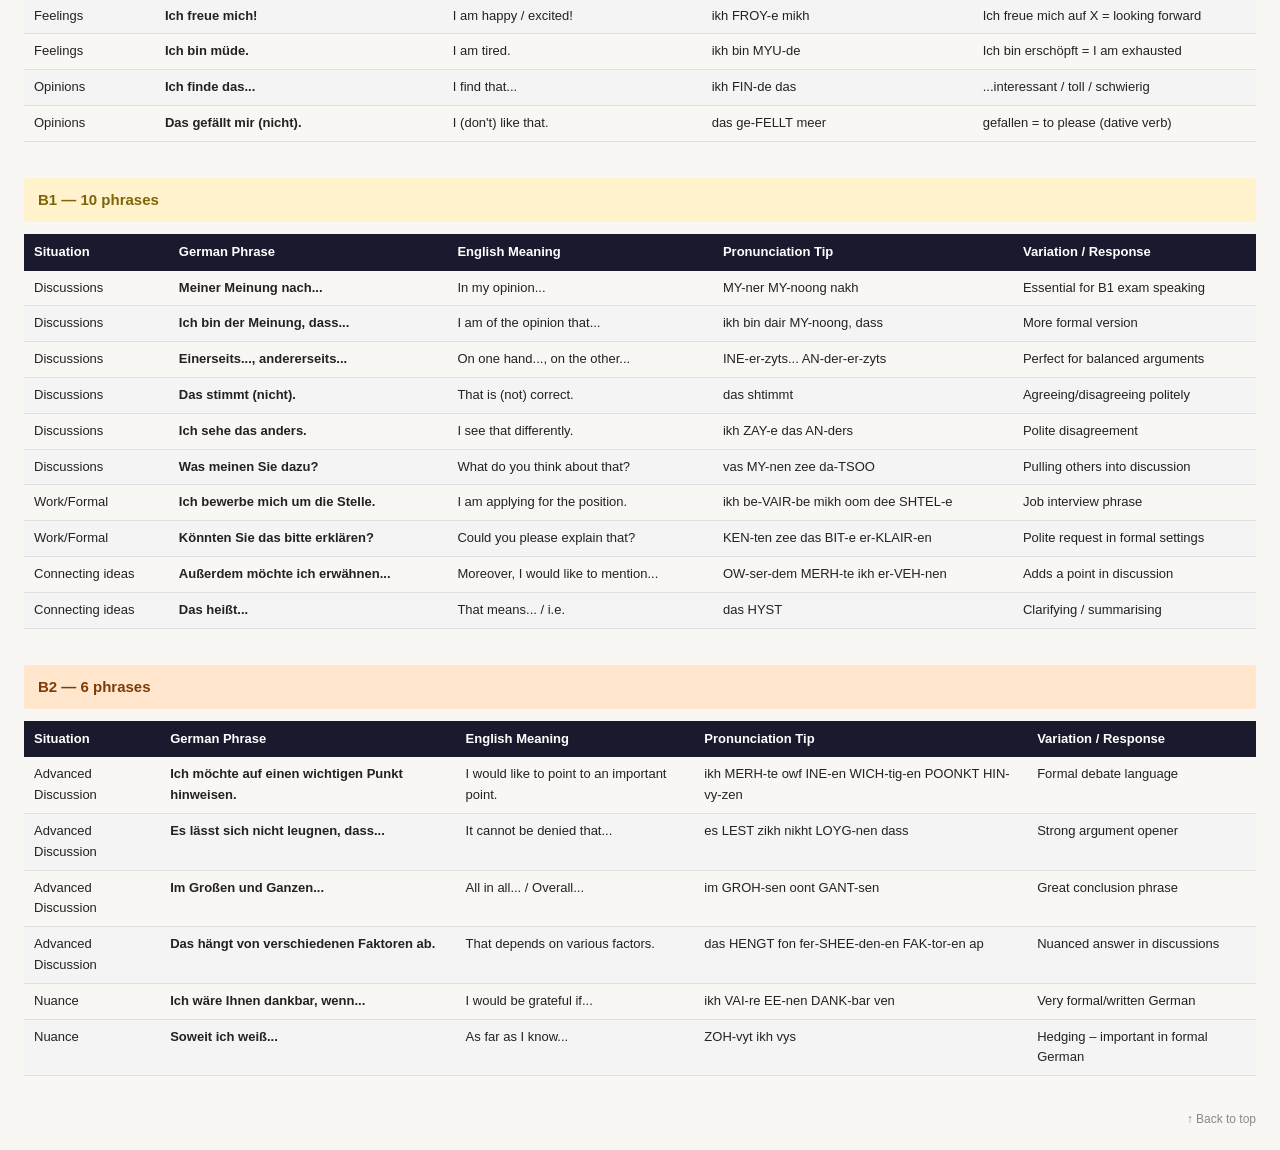
<file: speaking.html>
<!DOCTYPE html>
<html lang="en">
<head>
<meta charset="UTF-8">
<meta name="viewport" content="width=device-width, initial-scale=1">
<title>Speaking &amp; Phrases – German Learning Hub</title>
<link rel="stylesheet" href="style.css">
</head>
<body>
<nav>
  <a class="site-title" href="index.html">🇩🇪 German Hub</a>
  <a href="index.html">Home</a>
  <a href="vocabulary.html">Vocabulary</a>
  <a href="grammar.html">Grammar</a>
  <a href="listening.html">Listening</a>
  <a href="reading.html">Reading</a>
  <a href="speaking.html" class="active">Phrases</a>
  <a href="studyplan.html">Study Plan</a>
</nav>
<div class="page-header">
  <h1>🗣️ Speaking &amp; Phrases</h1>
  <p>Master these and you can handle 80% of everyday conversations. Learn 5–10 phrases per day.</p>
</div><div class="level-tabs"><a class="tab-a1" href="#A1">A1</a><a class="tab-a2" href="#A2">A2</a><a class="tab-b1" href="#B1">B1</a><a class="tab-b2" href="#B2">B2</a></div><div class="content"><div class="anchor" id="A1"></div><div class="level-heading lh-a1">A1 — 24 phrases</div><div class="tbl-wrap"><table><thead><tr><th>Situation</th><th>German Phrase</th><th>English Meaning</th><th>Pronunciation Tip</th><th>Variation / Response</th></tr></thead><tbody><tr><td>Greetings</td><td><strong>Guten Morgen!</strong></td><td>Good morning!</td><td>GOO-ten MOR-gen</td><td>Reply: Guten Morgen! / Morgen!</td></tr><tr><td>Greetings</td><td><strong>Guten Tag!</strong></td><td>Good day! (formal)</td><td>GOO-ten TAHK</td><td>Used daytime, formal. Reply same.</td></tr><tr><td>Greetings</td><td><strong>Guten Abend!</strong></td><td>Good evening!</td><td>GOO-ten AH-bent</td><td>From ~6pm onwards</td></tr><tr><td>Greetings</td><td><strong>Hallo! / Hi!</strong></td><td>Hello! / Hi!</td><td>HA-lo</td><td>Casual, all ages now</td></tr><tr><td>Greetings</td><td><strong>Wie geht es Ihnen? (formal)</strong></td><td>How are you? (formal)</td><td>vee GAYT es EE-nen</td><td>Reply: Danke, gut! Und Ihnen?</td></tr><tr><td>Greetings</td><td><strong>Wie geht&#x27;s? (informal)</strong></td><td>How&#x27;s it going?</td><td>vee GAYTS</td><td>Reply: Gut, danke! Und dir?</td></tr><tr><td>Goodbye</td><td><strong>Auf Wiedersehen!</strong></td><td>Goodbye! (formal)</td><td>owf VEE-der-zayn</td><td>Auf Wiederhören (on phone)</td></tr><tr><td>Goodbye</td><td><strong>Tschüss! / Ciao!</strong></td><td>Bye! (informal)</td><td>CHUS / chow</td><td>Most common casual goodbye</td></tr><tr><td>Goodbye</td><td><strong>Bis später! / Bis morgen!</strong></td><td>See you later! / tomorrow!</td><td>bis SHPAY-ter</td><td>Bis bald = see you soon</td></tr><tr><td>Introductions</td><td><strong>Ich heiße [Name].</strong></td><td>My name is [Name].</td><td>ikh HY-se</td><td>Ich bin [Name] also works</td></tr><tr><td>Introductions</td><td><strong>Woher kommen Sie? / Woher kommst du?</strong></td><td>Where are you from?</td><td>voh-HAIR KOM-en</td><td>Ich komme aus [Land].</td></tr><tr><td>Introductions</td><td><strong>Ich komme aus [Land].</strong></td><td>I come from [country].</td><td>ikh KOM-e ows</td><td>Deutschland, der Türkei, Syrien...</td></tr><tr><td>Introductions</td><td><strong>Ich spreche ein bisschen Deutsch.</strong></td><td>I speak a little German.</td><td>ikh SHPREH-khe</td><td>Mein Deutsch ist nicht perfekt.</td></tr><tr><td>Polite Phrases</td><td><strong>Bitte!</strong></td><td>Please! / Here you go! / You&#x27;re welcome!</td><td>BIT-e</td><td>Triple meaning – context dependent</td></tr><tr><td>Polite Phrases</td><td><strong>Danke schön!</strong></td><td>Thank you very much!</td><td>DANK-e shern</td><td>Reply: Bitte schön!</td></tr><tr><td>Polite Phrases</td><td><strong>Entschuldigung!</strong></td><td>Excuse me! / Sorry!</td><td>ent-SHOOL-dig-oong</td><td>Tut mir leid = I&#x27;m sorry (regret)</td></tr><tr><td>Polite Phrases</td><td><strong>Kein Problem!</strong></td><td>No problem!</td><td>kyne pro-BLAYM</td><td>Often: kein Problem, passt schon!</td></tr><tr><td>Help</td><td><strong>Können Sie mir helfen?</strong></td><td>Can you help me?</td><td>KEN-en zee meer HEL-fen</td><td>Kannst du mir helfen? (informal)</td></tr><tr><td>Help</td><td><strong>Ich verstehe nicht.</strong></td><td>I don&#x27;t understand.</td><td>ikh fer-SHTAY-e nikht</td><td>Very important phrase!</td></tr><tr><td>Help</td><td><strong>Können Sie das wiederholen?</strong></td><td>Can you repeat that?</td><td>KEN-en zee das VEE-der-hoh-len</td><td>Bitte noch einmal = once more please</td></tr><tr><td>Help</td><td><strong>Sprechen Sie Englisch?</strong></td><td>Do you speak English?</td><td>SHPREH-khen zee ENG-lish</td><td>Emergency phrase – use sparingly!</td></tr><tr><td>Numbers &amp; Shopping</td><td><strong>Was kostet das?</strong></td><td>How much does this cost?</td><td>vas KOS-tet das</td><td>Wie viel kostet das? = same</td></tr><tr><td>Numbers &amp; Shopping</td><td><strong>Ich hätte gern...</strong></td><td>I would like...</td><td>ikh HET-e gairn</td><td>Most polite way to order/request</td></tr><tr><td>Numbers &amp; Shopping</td><td><strong>Haben Sie...?</strong></td><td>Do you have...?</td><td>HAH-ben zee</td><td>In shops, restaurants</td></tr></tbody></table></div><div class="anchor" id="A2"></div><div class="level-heading lh-a2">A2 — 11 phrases</div><div class="tbl-wrap"><table><thead><tr><th>Situation</th><th>German Phrase</th><th>English Meaning</th><th>Pronunciation Tip</th><th>Variation / Response</th></tr></thead><tbody><tr><td>At a Restaurant</td><td><strong>Ich hätte gern die Speisekarte, bitte.</strong></td><td>I would like the menu, please.</td><td>ikh HET-e gairn dee SHPY-ze-kar-te</td><td>Die Karte, bitte = short version</td></tr><tr><td>At a Restaurant</td><td><strong>Ich bin Vegetarier/Vegetarierin.</strong></td><td>I am vegetarian.</td><td>ikh bin veg-e-ta-REE-er</td><td>Ich bin vegan = I am vegan</td></tr><tr><td>At a Restaurant</td><td><strong>Das Essen war sehr lecker!</strong></td><td>The food was very tasty!</td><td>das ES-en var zayr LEK-er</td><td>lecker = delicious (key word!)</td></tr><tr><td>At a Restaurant</td><td><strong>Die Rechnung, bitte!</strong></td><td>The bill, please!</td><td>dee REH-kh-noong BIT-e</td><td>Zahlen, bitte = short version</td></tr><tr><td>Transport</td><td><strong>Wo ist der nächste Bahnhof?</strong></td><td>Where is the nearest train station?</td><td>voh ist dair NAY-ks-te BAHN-hohf</td><td>U-Bahn = subway, S-Bahn = city rail</td></tr><tr><td>Transport</td><td><strong>Einmal nach [Stadt], bitte.</strong></td><td>One ticket to [city], please.</td><td>INE-mal nakh... BIT-e</td><td>Hin und zurück = return ticket</td></tr><tr><td>Transport</td><td><strong>Wann fährt der nächste Zug?</strong></td><td>When does the next train leave?</td><td>van FAIRT dair NAY-ks-te tsook</td><td>Bus/Zug/U-Bahn – swap as needed</td></tr><tr><td>Feelings</td><td><strong>Ich freue mich!</strong></td><td>I am happy / excited!</td><td>ikh FROY-e mikh</td><td>Ich freue mich auf X = looking forward</td></tr><tr><td>Feelings</td><td><strong>Ich bin müde.</strong></td><td>I am tired.</td><td>ikh bin MYU-de</td><td>Ich bin erschöpft = I am exhausted</td></tr><tr><td>Opinions</td><td><strong>Ich finde das...</strong></td><td>I find that...</td><td>ikh FIN-de das</td><td>...interessant / toll / schwierig</td></tr><tr><td>Opinions</td><td><strong>Das gefällt mir (nicht).</strong></td><td>I (don&#x27;t) like that.</td><td>das ge-FELLT meer</td><td>gefallen = to please (dative verb)</td></tr></tbody></table></div><div class="anchor" id="B1"></div><div class="level-heading lh-b1">B1 — 10 phrases</div><div class="tbl-wrap"><table><thead><tr><th>Situation</th><th>German Phrase</th><th>English Meaning</th><th>Pronunciation Tip</th><th>Variation / Response</th></tr></thead><tbody><tr><td>Discussions</td><td><strong>Meiner Meinung nach...</strong></td><td>In my opinion...</td><td>MY-ner MY-noong nakh</td><td>Essential for B1 exam speaking</td></tr><tr><td>Discussions</td><td><strong>Ich bin der Meinung, dass...</strong></td><td>I am of the opinion that...</td><td>ikh bin dair MY-noong, dass</td><td>More formal version</td></tr><tr><td>Discussions</td><td><strong>Einerseits..., andererseits...</strong></td><td>On one hand..., on the other...</td><td>INE-er-zyts... AN-der-er-zyts</td><td>Perfect for balanced arguments</td></tr><tr><td>Discussions</td><td><strong>Das stimmt (nicht).</strong></td><td>That is (not) correct.</td><td>das shtimmt</td><td>Agreeing/disagreeing politely</td></tr><tr><td>Discussions</td><td><strong>Ich sehe das anders.</strong></td><td>I see that differently.</td><td>ikh ZAY-e das AN-ders</td><td>Polite disagreement</td></tr><tr><td>Discussions</td><td><strong>Was meinen Sie dazu?</strong></td><td>What do you think about that?</td><td>vas MY-nen zee da-TSOO</td><td>Pulling others into discussion</td></tr><tr><td>Work/Formal</td><td><strong>Ich bewerbe mich um die Stelle.</strong></td><td>I am applying for the position.</td><td>ikh be-VAIR-be mikh oom dee SHTEL-e</td><td>Job interview phrase</td></tr><tr><td>Work/Formal</td><td><strong>Könnten Sie das bitte erklären?</strong></td><td>Could you please explain that?</td><td>KEN-ten zee das BIT-e er-KLAIR-en</td><td>Polite request in formal settings</td></tr><tr><td>Connecting ideas</td><td><strong>Außerdem möchte ich erwähnen...</strong></td><td>Moreover, I would like to mention...</td><td>OW-ser-dem MERH-te ikh er-VEH-nen</td><td>Adds a point in discussion</td></tr><tr><td>Connecting ideas</td><td><strong>Das heißt...</strong></td><td>That means... / i.e.</td><td>das HYST</td><td>Clarifying / summarising</td></tr></tbody></table></div><div class="anchor" id="B2"></div><div class="level-heading lh-b2">B2 — 6 phrases</div><div class="tbl-wrap"><table><thead><tr><th>Situation</th><th>German Phrase</th><th>English Meaning</th><th>Pronunciation Tip</th><th>Variation / Response</th></tr></thead><tbody><tr><td>Advanced Discussion</td><td><strong>Ich möchte auf einen wichtigen Punkt hinweisen.</strong></td><td>I would like to point to an important point.</td><td>ikh MERH-te owf INE-en WICH-tig-en POONKT HIN-vy-zen</td><td>Formal debate language</td></tr><tr><td>Advanced Discussion</td><td><strong>Es lässt sich nicht leugnen, dass...</strong></td><td>It cannot be denied that...</td><td>es LEST zikh nikht LOYG-nen dass</td><td>Strong argument opener</td></tr><tr><td>Advanced Discussion</td><td><strong>Im Großen und Ganzen...</strong></td><td>All in all... / Overall...</td><td>im GROH-sen oont GANT-sen</td><td>Great conclusion phrase</td></tr><tr><td>Advanced Discussion</td><td><strong>Das hängt von verschiedenen Faktoren ab.</strong></td><td>That depends on various factors.</td><td>das HENGT fon fer-SHEE-den-en FAK-tor-en ap</td><td>Nuanced answer in discussions</td></tr><tr><td>Nuance</td><td><strong>Ich wäre Ihnen dankbar, wenn...</strong></td><td>I would be grateful if...</td><td>ikh VAI-re EE-nen DANK-bar ven</td><td>Very formal/written German</td></tr><tr><td>Nuance</td><td><strong>Soweit ich weiß...</strong></td><td>As far as I know...</td><td>ZOH-vyt ikh vys</td><td>Hedging – important in formal German</td></tr></tbody></table></div><div class="back-top"><a href="#">↑ Back to top</a></div></div>
</body>
</html>
</file>
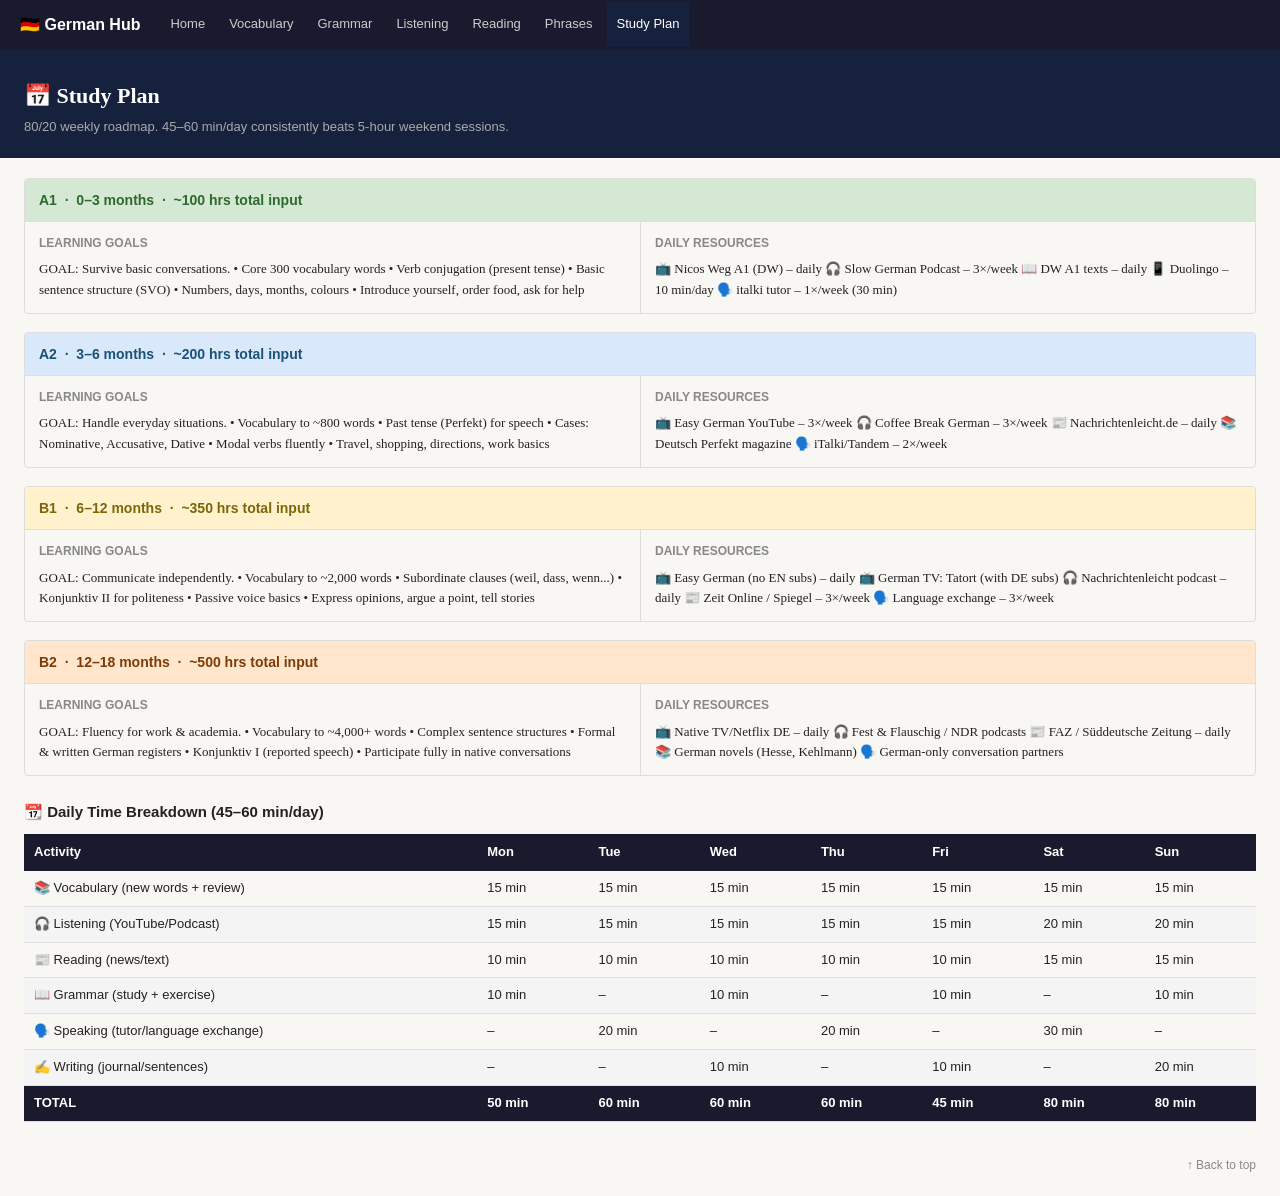
<file: studyplan.html>
<!DOCTYPE html>
<html lang="en">
<head>
<meta charset="UTF-8">
<meta name="viewport" content="width=device-width, initial-scale=1">
<title>Study Plan – German Learning Hub</title>
<link rel="stylesheet" href="style.css">
</head>
<body>
<nav>
  <a class="site-title" href="index.html">🇩🇪 German Hub</a>
  <a href="index.html">Home</a>
  <a href="vocabulary.html">Vocabulary</a>
  <a href="grammar.html">Grammar</a>
  <a href="listening.html">Listening</a>
  <a href="reading.html">Reading</a>
  <a href="speaking.html">Phrases</a>
  <a href="studyplan.html" class="active">Study Plan</a>
</nav>
<div class="page-header">
  <h1>📅 Study Plan</h1>
  <p>80/20 weekly roadmap. 45–60 min/day consistently beats 5-hour weekend sessions.</p>
</div><div class="content"><div class="plan-block">
  <div class="plan-header lh-a1">A1 &nbsp;·&nbsp; 0–3 months &nbsp;·&nbsp; ~100 hrs total input</div>
  <div class="plan-grid">
    <div class="plan-col"><h4>Learning Goals</h4><p>GOAL: Survive basic conversations.
• Core 300 vocabulary words
• Verb conjugation (present tense)
• Basic sentence structure (SVO)
• Numbers, days, months, colours
• Introduce yourself, order food, ask for help</p></div>
    <div class="plan-col"><h4>Daily Resources</h4><p>📺 Nicos Weg A1 (DW) – daily
🎧 Slow German Podcast – 3×/week
📖 DW A1 texts – daily
📱 Duolingo – 10 min/day
🗣️ italki tutor – 1×/week (30 min)</p></div>
  </div>
</div><div class="plan-block">
  <div class="plan-header lh-a2">A2 &nbsp;·&nbsp; 3–6 months &nbsp;·&nbsp; ~200 hrs total input</div>
  <div class="plan-grid">
    <div class="plan-col"><h4>Learning Goals</h4><p>GOAL: Handle everyday situations.
• Vocabulary to ~800 words
• Past tense (Perfekt) for speech
• Cases: Nominative, Accusative, Dative
• Modal verbs fluently
• Travel, shopping, directions, work basics</p></div>
    <div class="plan-col"><h4>Daily Resources</h4><p>📺 Easy German YouTube – 3×/week
🎧 Coffee Break German – 3×/week
📰 Nachrichtenleicht.de – daily
📚 Deutsch Perfekt magazine
🗣️ iTalki/Tandem – 2×/week</p></div>
  </div>
</div><div class="plan-block">
  <div class="plan-header lh-b1">B1 &nbsp;·&nbsp; 6–12 months &nbsp;·&nbsp; ~350 hrs total input</div>
  <div class="plan-grid">
    <div class="plan-col"><h4>Learning Goals</h4><p>GOAL: Communicate independently.
• Vocabulary to ~2,000 words
• Subordinate clauses (weil, dass, wenn...)
• Konjunktiv II for politeness
• Passive voice basics
• Express opinions, argue a point, tell stories</p></div>
    <div class="plan-col"><h4>Daily Resources</h4><p>📺 Easy German (no EN subs) – daily
📺 German TV: Tatort (with DE subs)
🎧 Nachrichtenleicht podcast – daily
📰 Zeit Online / Spiegel – 3×/week
🗣️ Language exchange – 3×/week</p></div>
  </div>
</div><div class="plan-block">
  <div class="plan-header lh-b2">B2 &nbsp;·&nbsp; 12–18 months &nbsp;·&nbsp; ~500 hrs total input</div>
  <div class="plan-grid">
    <div class="plan-col"><h4>Learning Goals</h4><p>GOAL: Fluency for work & academia.
• Vocabulary to ~4,000+ words
• Complex sentence structures
• Formal & written German registers
• Konjunktiv I (reported speech)
• Participate fully in native conversations</p></div>
    <div class="plan-col"><h4>Daily Resources</h4><p>📺 Native TV/Netflix DE – daily
🎧 Fest & Flauschig / NDR podcasts
📰 FAZ / Süddeutsche Zeitung – daily
📚 German novels (Hesse, Kehlmann)
🗣️ German-only conversation partners</p></div>
  </div>
</div><h2 style="font-family:Arial,sans-serif;font-size:15px;margin:24px 0 10px;">📆 Daily Time Breakdown (45–60 min/day)</h2><div class="tbl-wrap"><table><thead><tr><th>Activity</th><th>Mon</th><th>Tue</th><th>Wed</th><th>Thu</th><th>Fri</th><th>Sat</th><th>Sun</th></tr></thead><tbody><tr><td>📚 Vocabulary (new words + review)</td><td>15 min</td><td>15 min</td><td>15 min</td><td>15 min</td><td>15 min</td><td>15 min</td><td>15 min</td></tr><tr><td>🎧 Listening (YouTube/Podcast)</td><td>15 min</td><td>15 min</td><td>15 min</td><td>15 min</td><td>15 min</td><td>20 min</td><td>20 min</td></tr><tr><td>📰 Reading (news/text)</td><td>10 min</td><td>10 min</td><td>10 min</td><td>10 min</td><td>10 min</td><td>15 min</td><td>15 min</td></tr><tr><td>📖 Grammar (study + exercise)</td><td>10 min</td><td>–</td><td>10 min</td><td>–</td><td>10 min</td><td>–</td><td>10 min</td></tr><tr><td>🗣️ Speaking (tutor/language exchange)</td><td>–</td><td>20 min</td><td>–</td><td>20 min</td><td>–</td><td>30 min</td><td>–</td></tr><tr><td>✍️ Writing (journal/sentences)</td><td>–</td><td>–</td><td>10 min</td><td>–</td><td>10 min</td><td>–</td><td>20 min</td></tr><tr style="font-weight:bold;background:#1a1a2e;color:#fff;"><td>TOTAL</td><td>50 min</td><td>60 min</td><td>60 min</td><td>60 min</td><td>45 min</td><td>80 min</td><td>80 min</td></tr></tbody></table></div><div class="back-top"><a href="#">↑ Back to top</a></div></div>
</body>
</html>
</file>
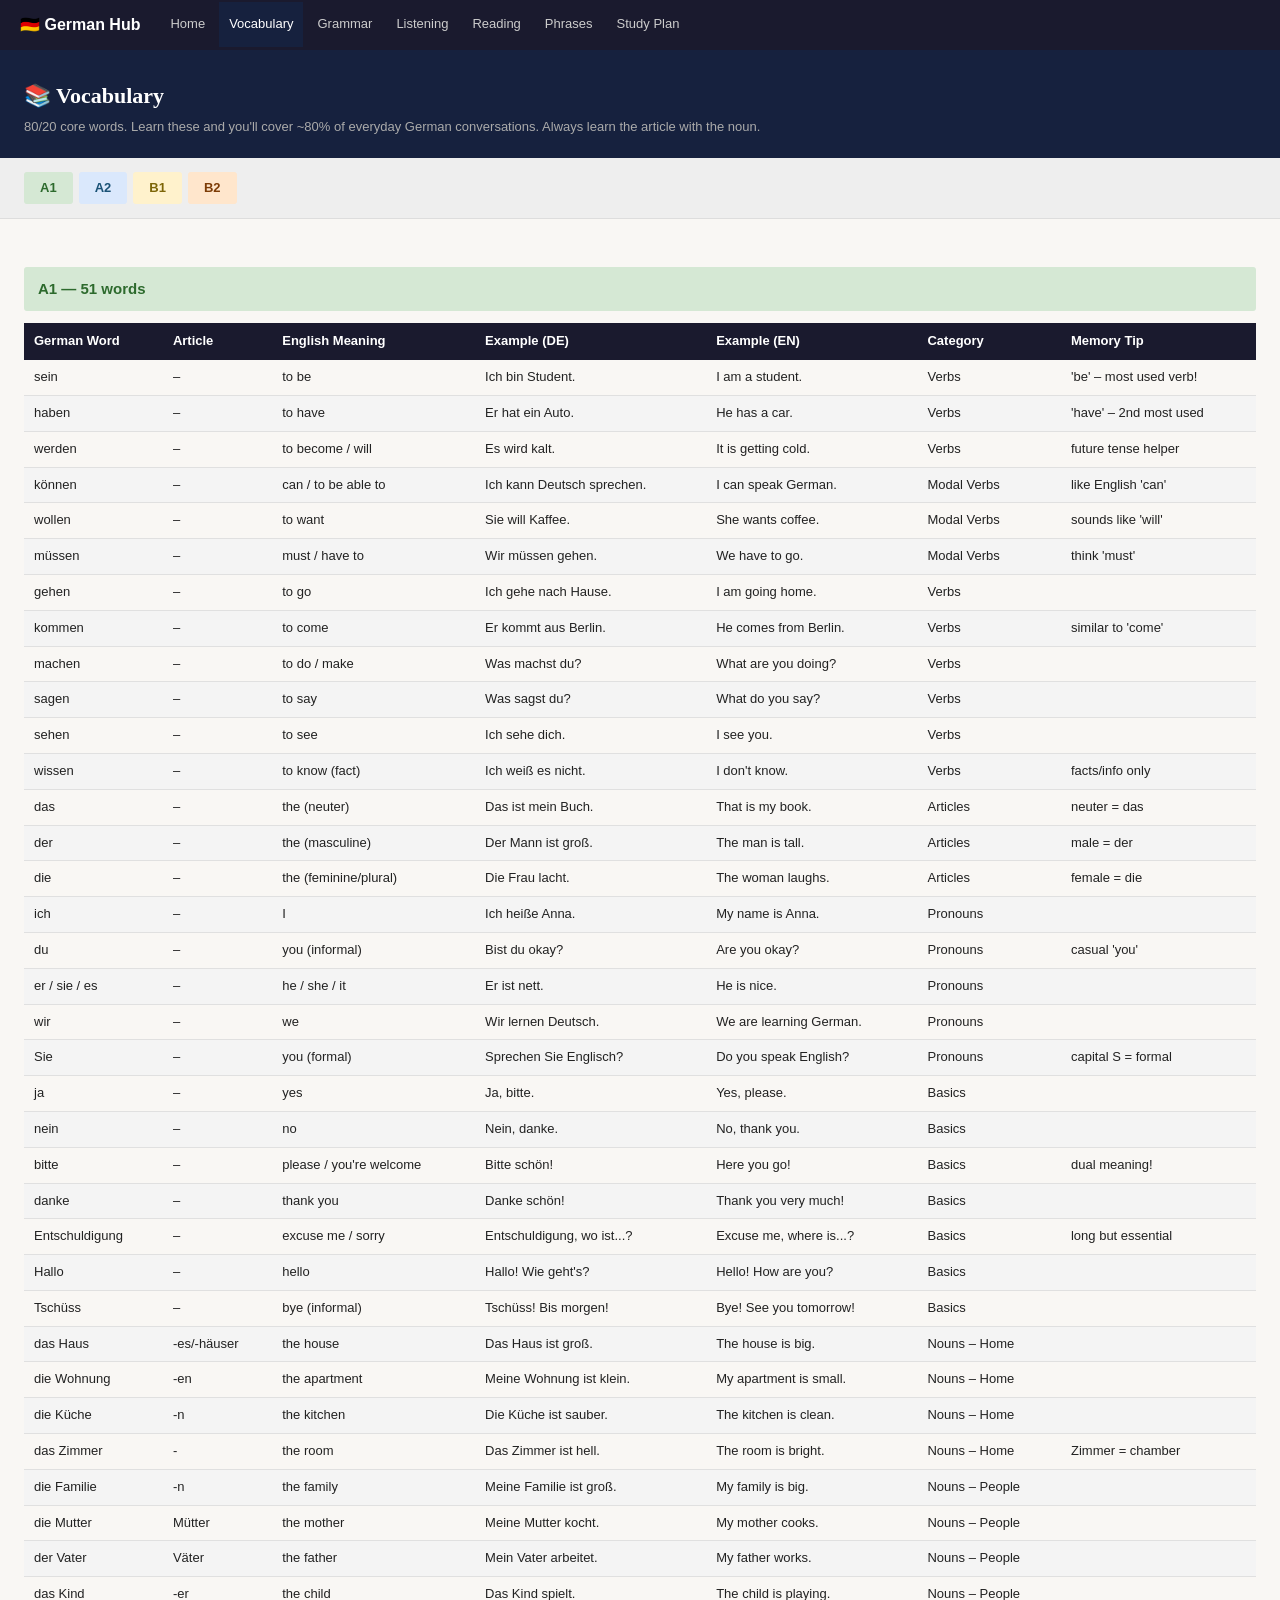
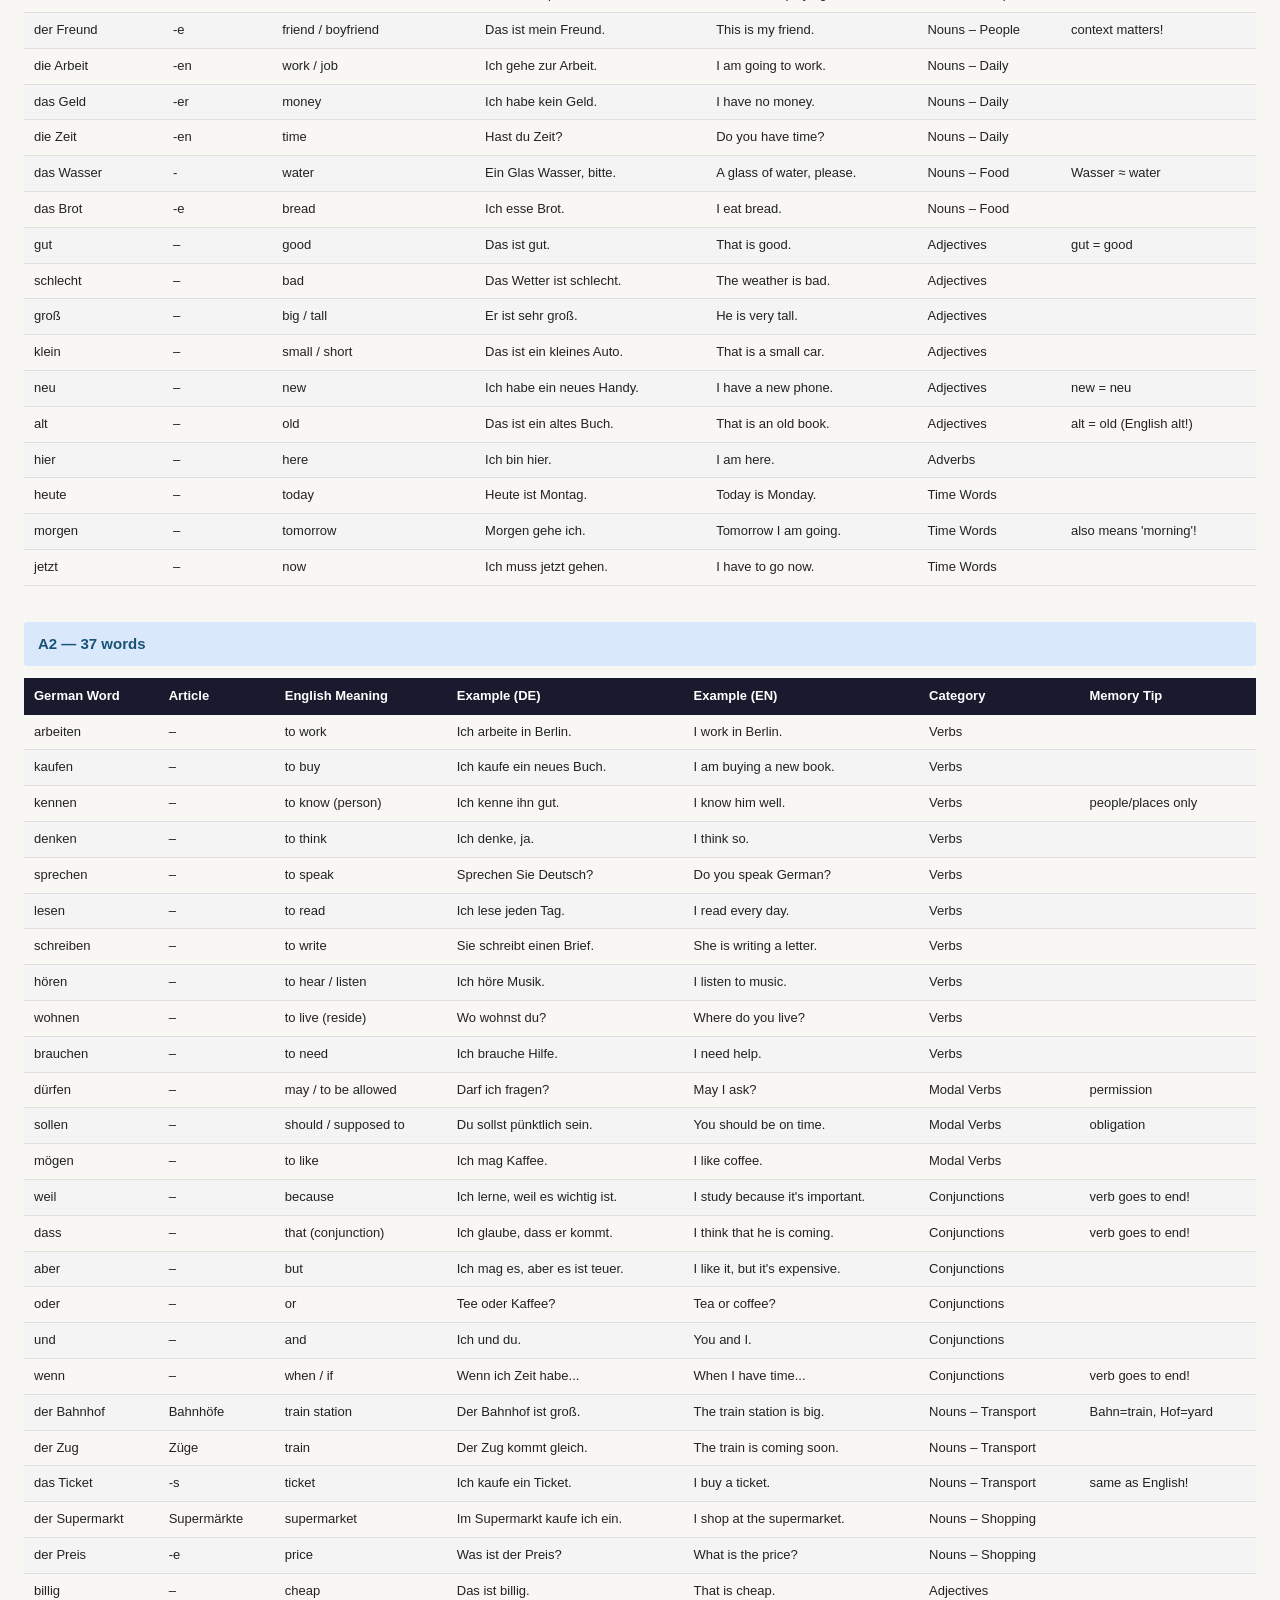
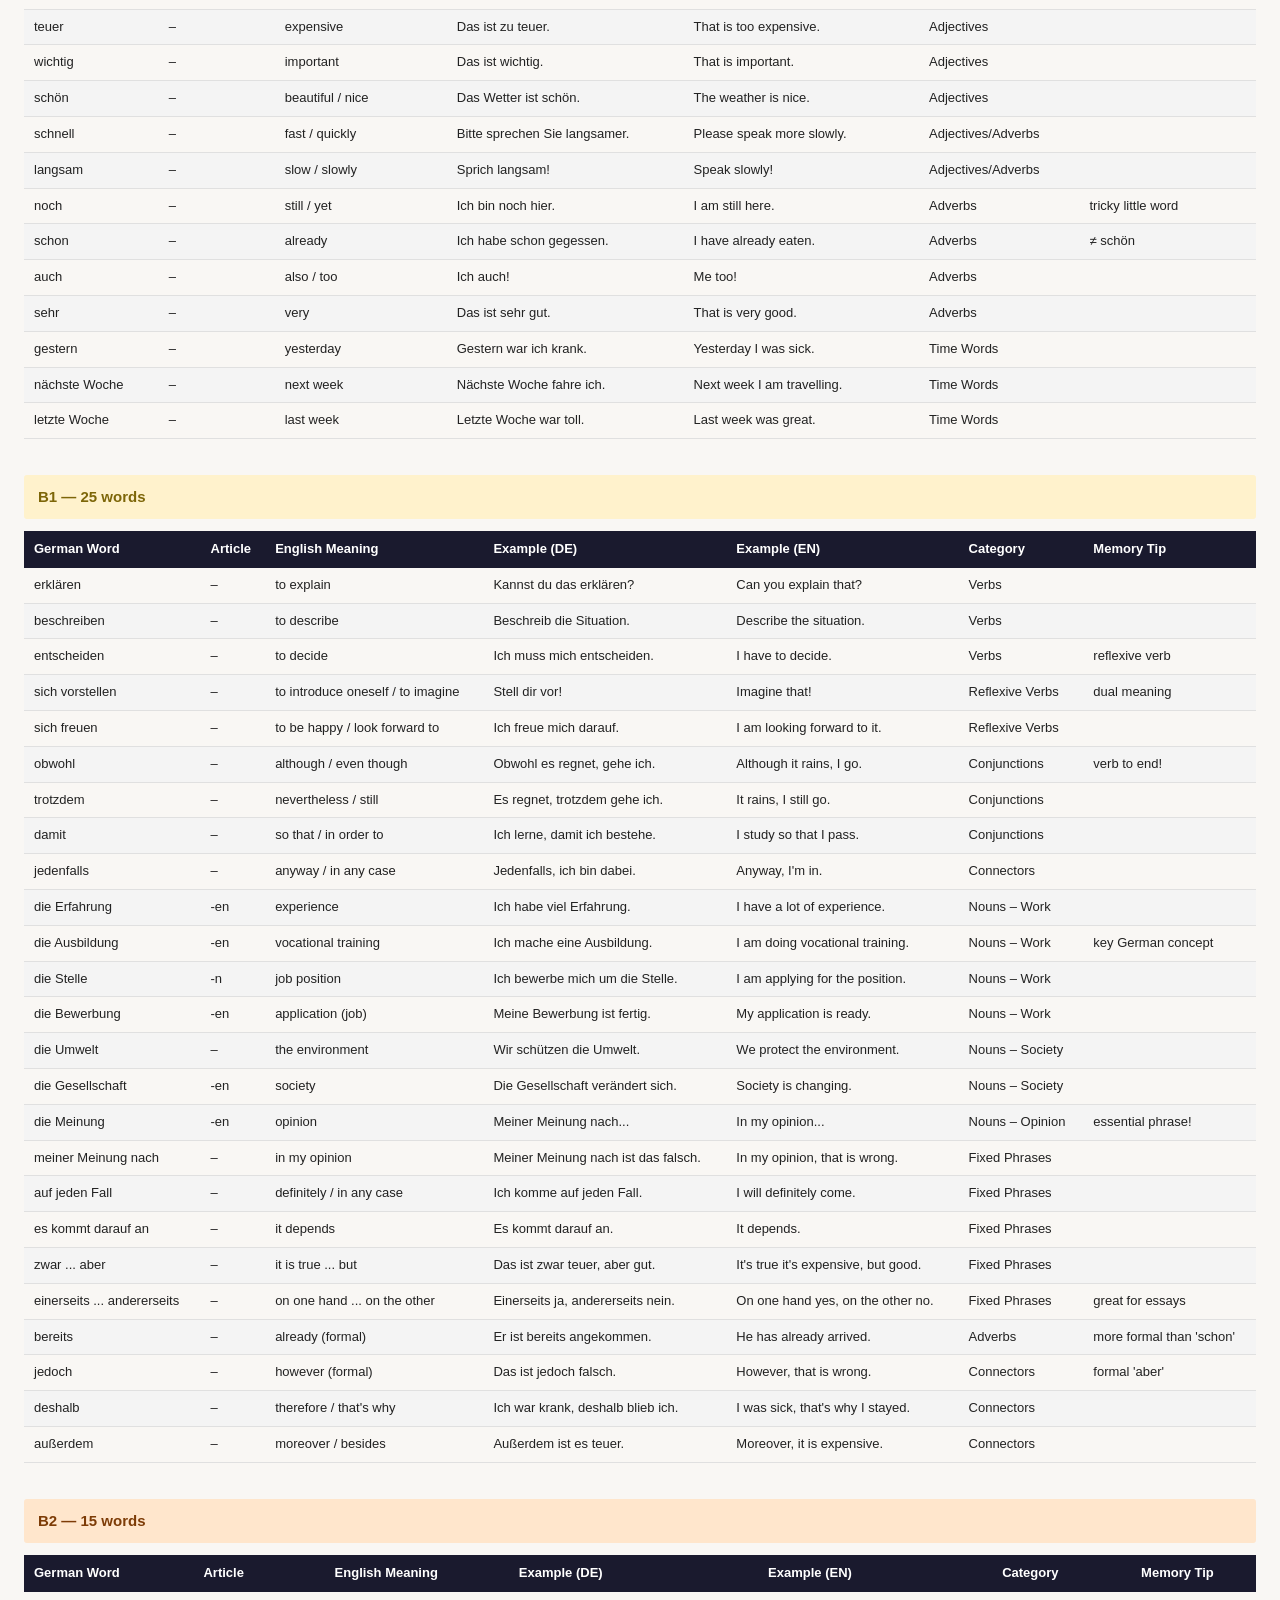
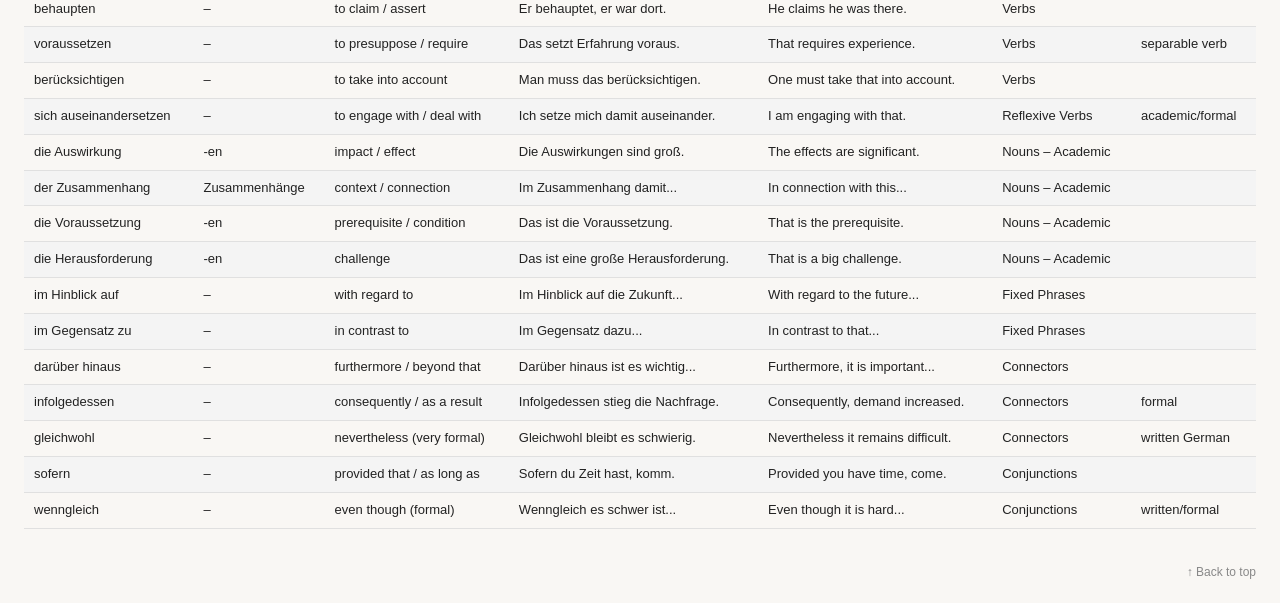
<file: vocabulary.html>
<!DOCTYPE html>
<html lang="en">
<head>
<meta charset="UTF-8">
<meta name="viewport" content="width=device-width, initial-scale=1">
<title>Vocabulary – German Learning Hub</title>
<link rel="stylesheet" href="style.css">
</head>
<body>
<nav>
  <a class="site-title" href="index.html">🇩🇪 German Hub</a>
  <a href="index.html">Home</a>
  <a href="vocabulary.html" class="active">Vocabulary</a>
  <a href="grammar.html">Grammar</a>
  <a href="listening.html">Listening</a>
  <a href="reading.html">Reading</a>
  <a href="speaking.html">Phrases</a>
  <a href="studyplan.html">Study Plan</a>
</nav>
<div class="page-header">
  <h1>📚 Vocabulary</h1>
  <p>80/20 core words. Learn these and you'll cover ~80% of everyday German conversations. Always learn the article with the noun.</p>
</div><div class="level-tabs"><a class="tab-a1" href="#A1">A1</a><a class="tab-a2" href="#A2">A2</a><a class="tab-b1" href="#B1">B1</a><a class="tab-b2" href="#B2">B2</a></div><div class="content"><div class="anchor" id="A1"></div><div class="level-heading lh-a1">A1 — 51 words</div><div class="tbl-wrap"><table><thead><tr><th>German Word</th><th>Article</th><th>English Meaning</th><th>Example (DE)</th><th>Example (EN)</th><th>Category</th><th>Memory Tip</th></tr></thead><tbody><tr><td>sein</td><td>–</td><td>to be</td><td>Ich bin Student.</td><td>I am a student.</td><td>Verbs</td><td>&#x27;be&#x27; – most used verb!</td></tr><tr><td>haben</td><td>–</td><td>to have</td><td>Er hat ein Auto.</td><td>He has a car.</td><td>Verbs</td><td>&#x27;have&#x27; – 2nd most used</td></tr><tr><td>werden</td><td>–</td><td>to become / will</td><td>Es wird kalt.</td><td>It is getting cold.</td><td>Verbs</td><td>future tense helper</td></tr><tr><td>können</td><td>–</td><td>can / to be able to</td><td>Ich kann Deutsch sprechen.</td><td>I can speak German.</td><td>Modal Verbs</td><td>like English &#x27;can&#x27;</td></tr><tr><td>wollen</td><td>–</td><td>to want</td><td>Sie will Kaffee.</td><td>She wants coffee.</td><td>Modal Verbs</td><td>sounds like &#x27;will&#x27;</td></tr><tr><td>müssen</td><td>–</td><td>must / have to</td><td>Wir müssen gehen.</td><td>We have to go.</td><td>Modal Verbs</td><td>think &#x27;must&#x27;</td></tr><tr><td>gehen</td><td>–</td><td>to go</td><td>Ich gehe nach Hause.</td><td>I am going home.</td><td>Verbs</td><td></td></tr><tr><td>kommen</td><td>–</td><td>to come</td><td>Er kommt aus Berlin.</td><td>He comes from Berlin.</td><td>Verbs</td><td>similar to &#x27;come&#x27;</td></tr><tr><td>machen</td><td>–</td><td>to do / make</td><td>Was machst du?</td><td>What are you doing?</td><td>Verbs</td><td></td></tr><tr><td>sagen</td><td>–</td><td>to say</td><td>Was sagst du?</td><td>What do you say?</td><td>Verbs</td><td></td></tr><tr><td>sehen</td><td>–</td><td>to see</td><td>Ich sehe dich.</td><td>I see you.</td><td>Verbs</td><td></td></tr><tr><td>wissen</td><td>–</td><td>to know (fact)</td><td>Ich weiß es nicht.</td><td>I don&#x27;t know.</td><td>Verbs</td><td>facts/info only</td></tr><tr><td>das</td><td>–</td><td>the (neuter)</td><td>Das ist mein Buch.</td><td>That is my book.</td><td>Articles</td><td>neuter = das</td></tr><tr><td>der</td><td>–</td><td>the (masculine)</td><td>Der Mann ist groß.</td><td>The man is tall.</td><td>Articles</td><td>male = der</td></tr><tr><td>die</td><td>–</td><td>the (feminine/plural)</td><td>Die Frau lacht.</td><td>The woman laughs.</td><td>Articles</td><td>female = die</td></tr><tr><td>ich</td><td>–</td><td>I</td><td>Ich heiße Anna.</td><td>My name is Anna.</td><td>Pronouns</td><td></td></tr><tr><td>du</td><td>–</td><td>you (informal)</td><td>Bist du okay?</td><td>Are you okay?</td><td>Pronouns</td><td>casual &#x27;you&#x27;</td></tr><tr><td>er / sie / es</td><td>–</td><td>he / she / it</td><td>Er ist nett.</td><td>He is nice.</td><td>Pronouns</td><td></td></tr><tr><td>wir</td><td>–</td><td>we</td><td>Wir lernen Deutsch.</td><td>We are learning German.</td><td>Pronouns</td><td></td></tr><tr><td>Sie</td><td>–</td><td>you (formal)</td><td>Sprechen Sie Englisch?</td><td>Do you speak English?</td><td>Pronouns</td><td>capital S = formal</td></tr><tr><td>ja</td><td>–</td><td>yes</td><td>Ja, bitte.</td><td>Yes, please.</td><td>Basics</td><td></td></tr><tr><td>nein</td><td>–</td><td>no</td><td>Nein, danke.</td><td>No, thank you.</td><td>Basics</td><td></td></tr><tr><td>bitte</td><td>–</td><td>please / you&#x27;re welcome</td><td>Bitte schön!</td><td>Here you go!</td><td>Basics</td><td>dual meaning!</td></tr><tr><td>danke</td><td>–</td><td>thank you</td><td>Danke schön!</td><td>Thank you very much!</td><td>Basics</td><td></td></tr><tr><td>Entschuldigung</td><td>–</td><td>excuse me / sorry</td><td>Entschuldigung, wo ist...?</td><td>Excuse me, where is...?</td><td>Basics</td><td>long but essential</td></tr><tr><td>Hallo</td><td>–</td><td>hello</td><td>Hallo! Wie geht&#x27;s?</td><td>Hello! How are you?</td><td>Basics</td><td></td></tr><tr><td>Tschüss</td><td>–</td><td>bye (informal)</td><td>Tschüss! Bis morgen!</td><td>Bye! See you tomorrow!</td><td>Basics</td><td></td></tr><tr><td>das Haus</td><td>-es/-häuser</td><td>the house</td><td>Das Haus ist groß.</td><td>The house is big.</td><td>Nouns – Home</td><td></td></tr><tr><td>die Wohnung</td><td>-en</td><td>the apartment</td><td>Meine Wohnung ist klein.</td><td>My apartment is small.</td><td>Nouns – Home</td><td></td></tr><tr><td>die Küche</td><td>-n</td><td>the kitchen</td><td>Die Küche ist sauber.</td><td>The kitchen is clean.</td><td>Nouns – Home</td><td></td></tr><tr><td>das Zimmer</td><td>-</td><td>the room</td><td>Das Zimmer ist hell.</td><td>The room is bright.</td><td>Nouns – Home</td><td>Zimmer = chamber</td></tr><tr><td>die Familie</td><td>-n</td><td>the family</td><td>Meine Familie ist groß.</td><td>My family is big.</td><td>Nouns – People</td><td></td></tr><tr><td>die Mutter</td><td>Mütter</td><td>the mother</td><td>Meine Mutter kocht.</td><td>My mother cooks.</td><td>Nouns – People</td><td></td></tr><tr><td>der Vater</td><td>Väter</td><td>the father</td><td>Mein Vater arbeitet.</td><td>My father works.</td><td>Nouns – People</td><td></td></tr><tr><td>das Kind</td><td>-er</td><td>the child</td><td>Das Kind spielt.</td><td>The child is playing.</td><td>Nouns – People</td><td></td></tr><tr><td>der Freund</td><td>-e</td><td>friend / boyfriend</td><td>Das ist mein Freund.</td><td>This is my friend.</td><td>Nouns – People</td><td>context matters!</td></tr><tr><td>die Arbeit</td><td>-en</td><td>work / job</td><td>Ich gehe zur Arbeit.</td><td>I am going to work.</td><td>Nouns – Daily</td><td></td></tr><tr><td>das Geld</td><td>-er</td><td>money</td><td>Ich habe kein Geld.</td><td>I have no money.</td><td>Nouns – Daily</td><td></td></tr><tr><td>die Zeit</td><td>-en</td><td>time</td><td>Hast du Zeit?</td><td>Do you have time?</td><td>Nouns – Daily</td><td></td></tr><tr><td>das Wasser</td><td>-</td><td>water</td><td>Ein Glas Wasser, bitte.</td><td>A glass of water, please.</td><td>Nouns – Food</td><td>Wasser ≈ water</td></tr><tr><td>das Brot</td><td>-e</td><td>bread</td><td>Ich esse Brot.</td><td>I eat bread.</td><td>Nouns – Food</td><td></td></tr><tr><td>gut</td><td>–</td><td>good</td><td>Das ist gut.</td><td>That is good.</td><td>Adjectives</td><td>gut = good</td></tr><tr><td>schlecht</td><td>–</td><td>bad</td><td>Das Wetter ist schlecht.</td><td>The weather is bad.</td><td>Adjectives</td><td></td></tr><tr><td>groß</td><td>–</td><td>big / tall</td><td>Er ist sehr groß.</td><td>He is very tall.</td><td>Adjectives</td><td></td></tr><tr><td>klein</td><td>–</td><td>small / short</td><td>Das ist ein kleines Auto.</td><td>That is a small car.</td><td>Adjectives</td><td></td></tr><tr><td>neu</td><td>–</td><td>new</td><td>Ich habe ein neues Handy.</td><td>I have a new phone.</td><td>Adjectives</td><td>new = neu</td></tr><tr><td>alt</td><td>–</td><td>old</td><td>Das ist ein altes Buch.</td><td>That is an old book.</td><td>Adjectives</td><td>alt = old (English alt!)</td></tr><tr><td>hier</td><td>–</td><td>here</td><td>Ich bin hier.</td><td>I am here.</td><td>Adverbs</td><td></td></tr><tr><td>heute</td><td>–</td><td>today</td><td>Heute ist Montag.</td><td>Today is Monday.</td><td>Time Words</td><td></td></tr><tr><td>morgen</td><td>–</td><td>tomorrow</td><td>Morgen gehe ich.</td><td>Tomorrow I am going.</td><td>Time Words</td><td>also means &#x27;morning&#x27;!</td></tr><tr><td>jetzt</td><td>–</td><td>now</td><td>Ich muss jetzt gehen.</td><td>I have to go now.</td><td>Time Words</td><td></td></tr></tbody></table></div><div class="anchor" id="A2"></div><div class="level-heading lh-a2">A2 — 37 words</div><div class="tbl-wrap"><table><thead><tr><th>German Word</th><th>Article</th><th>English Meaning</th><th>Example (DE)</th><th>Example (EN)</th><th>Category</th><th>Memory Tip</th></tr></thead><tbody><tr><td>arbeiten</td><td>–</td><td>to work</td><td>Ich arbeite in Berlin.</td><td>I work in Berlin.</td><td>Verbs</td><td></td></tr><tr><td>kaufen</td><td>–</td><td>to buy</td><td>Ich kaufe ein neues Buch.</td><td>I am buying a new book.</td><td>Verbs</td><td></td></tr><tr><td>kennen</td><td>–</td><td>to know (person)</td><td>Ich kenne ihn gut.</td><td>I know him well.</td><td>Verbs</td><td>people/places only</td></tr><tr><td>denken</td><td>–</td><td>to think</td><td>Ich denke, ja.</td><td>I think so.</td><td>Verbs</td><td></td></tr><tr><td>sprechen</td><td>–</td><td>to speak</td><td>Sprechen Sie Deutsch?</td><td>Do you speak German?</td><td>Verbs</td><td></td></tr><tr><td>lesen</td><td>–</td><td>to read</td><td>Ich lese jeden Tag.</td><td>I read every day.</td><td>Verbs</td><td></td></tr><tr><td>schreiben</td><td>–</td><td>to write</td><td>Sie schreibt einen Brief.</td><td>She is writing a letter.</td><td>Verbs</td><td></td></tr><tr><td>hören</td><td>–</td><td>to hear / listen</td><td>Ich höre Musik.</td><td>I listen to music.</td><td>Verbs</td><td></td></tr><tr><td>wohnen</td><td>–</td><td>to live (reside)</td><td>Wo wohnst du?</td><td>Where do you live?</td><td>Verbs</td><td></td></tr><tr><td>brauchen</td><td>–</td><td>to need</td><td>Ich brauche Hilfe.</td><td>I need help.</td><td>Verbs</td><td></td></tr><tr><td>dürfen</td><td>–</td><td>may / to be allowed</td><td>Darf ich fragen?</td><td>May I ask?</td><td>Modal Verbs</td><td>permission</td></tr><tr><td>sollen</td><td>–</td><td>should / supposed to</td><td>Du sollst pünktlich sein.</td><td>You should be on time.</td><td>Modal Verbs</td><td>obligation</td></tr><tr><td>mögen</td><td>–</td><td>to like</td><td>Ich mag Kaffee.</td><td>I like coffee.</td><td>Modal Verbs</td><td></td></tr><tr><td>weil</td><td>–</td><td>because</td><td>Ich lerne, weil es wichtig ist.</td><td>I study because it&#x27;s important.</td><td>Conjunctions</td><td>verb goes to end!</td></tr><tr><td>dass</td><td>–</td><td>that (conjunction)</td><td>Ich glaube, dass er kommt.</td><td>I think that he is coming.</td><td>Conjunctions</td><td>verb goes to end!</td></tr><tr><td>aber</td><td>–</td><td>but</td><td>Ich mag es, aber es ist teuer.</td><td>I like it, but it&#x27;s expensive.</td><td>Conjunctions</td><td></td></tr><tr><td>oder</td><td>–</td><td>or</td><td>Tee oder Kaffee?</td><td>Tea or coffee?</td><td>Conjunctions</td><td></td></tr><tr><td>und</td><td>–</td><td>and</td><td>Ich und du.</td><td>You and I.</td><td>Conjunctions</td><td></td></tr><tr><td>wenn</td><td>–</td><td>when / if</td><td>Wenn ich Zeit habe...</td><td>When I have time...</td><td>Conjunctions</td><td>verb goes to end!</td></tr><tr><td>der Bahnhof</td><td>Bahnhöfe</td><td>train station</td><td>Der Bahnhof ist groß.</td><td>The train station is big.</td><td>Nouns – Transport</td><td>Bahn=train, Hof=yard</td></tr><tr><td>der Zug</td><td>Züge</td><td>train</td><td>Der Zug kommt gleich.</td><td>The train is coming soon.</td><td>Nouns – Transport</td><td></td></tr><tr><td>das Ticket</td><td>-s</td><td>ticket</td><td>Ich kaufe ein Ticket.</td><td>I buy a ticket.</td><td>Nouns – Transport</td><td>same as English!</td></tr><tr><td>der Supermarkt</td><td>Supermärkte</td><td>supermarket</td><td>Im Supermarkt kaufe ich ein.</td><td>I shop at the supermarket.</td><td>Nouns – Shopping</td><td></td></tr><tr><td>der Preis</td><td>-e</td><td>price</td><td>Was ist der Preis?</td><td>What is the price?</td><td>Nouns – Shopping</td><td></td></tr><tr><td>billig</td><td>–</td><td>cheap</td><td>Das ist billig.</td><td>That is cheap.</td><td>Adjectives</td><td></td></tr><tr><td>teuer</td><td>–</td><td>expensive</td><td>Das ist zu teuer.</td><td>That is too expensive.</td><td>Adjectives</td><td></td></tr><tr><td>wichtig</td><td>–</td><td>important</td><td>Das ist wichtig.</td><td>That is important.</td><td>Adjectives</td><td></td></tr><tr><td>schön</td><td>–</td><td>beautiful / nice</td><td>Das Wetter ist schön.</td><td>The weather is nice.</td><td>Adjectives</td><td></td></tr><tr><td>schnell</td><td>–</td><td>fast / quickly</td><td>Bitte sprechen Sie langsamer.</td><td>Please speak more slowly.</td><td>Adjectives/Adverbs</td><td></td></tr><tr><td>langsam</td><td>–</td><td>slow / slowly</td><td>Sprich langsam!</td><td>Speak slowly!</td><td>Adjectives/Adverbs</td><td></td></tr><tr><td>noch</td><td>–</td><td>still / yet</td><td>Ich bin noch hier.</td><td>I am still here.</td><td>Adverbs</td><td>tricky little word</td></tr><tr><td>schon</td><td>–</td><td>already</td><td>Ich habe schon gegessen.</td><td>I have already eaten.</td><td>Adverbs</td><td>≠ schön</td></tr><tr><td>auch</td><td>–</td><td>also / too</td><td>Ich auch!</td><td>Me too!</td><td>Adverbs</td><td></td></tr><tr><td>sehr</td><td>–</td><td>very</td><td>Das ist sehr gut.</td><td>That is very good.</td><td>Adverbs</td><td></td></tr><tr><td>gestern</td><td>–</td><td>yesterday</td><td>Gestern war ich krank.</td><td>Yesterday I was sick.</td><td>Time Words</td><td></td></tr><tr><td>nächste Woche</td><td>–</td><td>next week</td><td>Nächste Woche fahre ich.</td><td>Next week I am travelling.</td><td>Time Words</td><td></td></tr><tr><td>letzte Woche</td><td>–</td><td>last week</td><td>Letzte Woche war toll.</td><td>Last week was great.</td><td>Time Words</td><td></td></tr></tbody></table></div><div class="anchor" id="B1"></div><div class="level-heading lh-b1">B1 — 25 words</div><div class="tbl-wrap"><table><thead><tr><th>German Word</th><th>Article</th><th>English Meaning</th><th>Example (DE)</th><th>Example (EN)</th><th>Category</th><th>Memory Tip</th></tr></thead><tbody><tr><td>erklären</td><td>–</td><td>to explain</td><td>Kannst du das erklären?</td><td>Can you explain that?</td><td>Verbs</td><td></td></tr><tr><td>beschreiben</td><td>–</td><td>to describe</td><td>Beschreib die Situation.</td><td>Describe the situation.</td><td>Verbs</td><td></td></tr><tr><td>entscheiden</td><td>–</td><td>to decide</td><td>Ich muss mich entscheiden.</td><td>I have to decide.</td><td>Verbs</td><td>reflexive verb</td></tr><tr><td>sich vorstellen</td><td>–</td><td>to introduce oneself / to imagine</td><td>Stell dir vor!</td><td>Imagine that!</td><td>Reflexive Verbs</td><td>dual meaning</td></tr><tr><td>sich freuen</td><td>–</td><td>to be happy / look forward to</td><td>Ich freue mich darauf.</td><td>I am looking forward to it.</td><td>Reflexive Verbs</td><td></td></tr><tr><td>obwohl</td><td>–</td><td>although / even though</td><td>Obwohl es regnet, gehe ich.</td><td>Although it rains, I go.</td><td>Conjunctions</td><td>verb to end!</td></tr><tr><td>trotzdem</td><td>–</td><td>nevertheless / still</td><td>Es regnet, trotzdem gehe ich.</td><td>It rains, I still go.</td><td>Conjunctions</td><td></td></tr><tr><td>damit</td><td>–</td><td>so that / in order to</td><td>Ich lerne, damit ich bestehe.</td><td>I study so that I pass.</td><td>Conjunctions</td><td></td></tr><tr><td>jedenfalls</td><td>–</td><td>anyway / in any case</td><td>Jedenfalls, ich bin dabei.</td><td>Anyway, I&#x27;m in.</td><td>Connectors</td><td></td></tr><tr><td>die Erfahrung</td><td>-en</td><td>experience</td><td>Ich habe viel Erfahrung.</td><td>I have a lot of experience.</td><td>Nouns – Work</td><td></td></tr><tr><td>die Ausbildung</td><td>-en</td><td>vocational training</td><td>Ich mache eine Ausbildung.</td><td>I am doing vocational training.</td><td>Nouns – Work</td><td>key German concept</td></tr><tr><td>die Stelle</td><td>-n</td><td>job position</td><td>Ich bewerbe mich um die Stelle.</td><td>I am applying for the position.</td><td>Nouns – Work</td><td></td></tr><tr><td>die Bewerbung</td><td>-en</td><td>application (job)</td><td>Meine Bewerbung ist fertig.</td><td>My application is ready.</td><td>Nouns – Work</td><td></td></tr><tr><td>die Umwelt</td><td>–</td><td>the environment</td><td>Wir schützen die Umwelt.</td><td>We protect the environment.</td><td>Nouns – Society</td><td></td></tr><tr><td>die Gesellschaft</td><td>-en</td><td>society</td><td>Die Gesellschaft verändert sich.</td><td>Society is changing.</td><td>Nouns – Society</td><td></td></tr><tr><td>die Meinung</td><td>-en</td><td>opinion</td><td>Meiner Meinung nach...</td><td>In my opinion...</td><td>Nouns – Opinion</td><td>essential phrase!</td></tr><tr><td>meiner Meinung nach</td><td>–</td><td>in my opinion</td><td>Meiner Meinung nach ist das falsch.</td><td>In my opinion, that is wrong.</td><td>Fixed Phrases</td><td></td></tr><tr><td>auf jeden Fall</td><td>–</td><td>definitely / in any case</td><td>Ich komme auf jeden Fall.</td><td>I will definitely come.</td><td>Fixed Phrases</td><td></td></tr><tr><td>es kommt darauf an</td><td>–</td><td>it depends</td><td>Es kommt darauf an.</td><td>It depends.</td><td>Fixed Phrases</td><td></td></tr><tr><td>zwar ... aber</td><td>–</td><td>it is true ... but</td><td>Das ist zwar teuer, aber gut.</td><td>It&#x27;s true it&#x27;s expensive, but good.</td><td>Fixed Phrases</td><td></td></tr><tr><td>einerseits ... andererseits</td><td>–</td><td>on one hand ... on the other</td><td>Einerseits ja, andererseits nein.</td><td>On one hand yes, on the other no.</td><td>Fixed Phrases</td><td>great for essays</td></tr><tr><td>bereits</td><td>–</td><td>already (formal)</td><td>Er ist bereits angekommen.</td><td>He has already arrived.</td><td>Adverbs</td><td>more formal than &#x27;schon&#x27;</td></tr><tr><td>jedoch</td><td>–</td><td>however (formal)</td><td>Das ist jedoch falsch.</td><td>However, that is wrong.</td><td>Connectors</td><td>formal &#x27;aber&#x27;</td></tr><tr><td>deshalb</td><td>–</td><td>therefore / that&#x27;s why</td><td>Ich war krank, deshalb blieb ich.</td><td>I was sick, that&#x27;s why I stayed.</td><td>Connectors</td><td></td></tr><tr><td>außerdem</td><td>–</td><td>moreover / besides</td><td>Außerdem ist es teuer.</td><td>Moreover, it is expensive.</td><td>Connectors</td><td></td></tr></tbody></table></div><div class="anchor" id="B2"></div><div class="level-heading lh-b2">B2 — 15 words</div><div class="tbl-wrap"><table><thead><tr><th>German Word</th><th>Article</th><th>English Meaning</th><th>Example (DE)</th><th>Example (EN)</th><th>Category</th><th>Memory Tip</th></tr></thead><tbody><tr><td>behaupten</td><td>–</td><td>to claim / assert</td><td>Er behauptet, er war dort.</td><td>He claims he was there.</td><td>Verbs</td><td></td></tr><tr><td>voraussetzen</td><td>–</td><td>to presuppose / require</td><td>Das setzt Erfahrung voraus.</td><td>That requires experience.</td><td>Verbs</td><td>separable verb</td></tr><tr><td>berücksichtigen</td><td>–</td><td>to take into account</td><td>Man muss das berücksichtigen.</td><td>One must take that into account.</td><td>Verbs</td><td></td></tr><tr><td>sich auseinandersetzen</td><td>–</td><td>to engage with / deal with</td><td>Ich setze mich damit auseinander.</td><td>I am engaging with that.</td><td>Reflexive Verbs</td><td>academic/formal</td></tr><tr><td>die Auswirkung</td><td>-en</td><td>impact / effect</td><td>Die Auswirkungen sind groß.</td><td>The effects are significant.</td><td>Nouns – Academic</td><td></td></tr><tr><td>der Zusammenhang</td><td>Zusammenhänge</td><td>context / connection</td><td>Im Zusammenhang damit...</td><td>In connection with this...</td><td>Nouns – Academic</td><td></td></tr><tr><td>die Voraussetzung</td><td>-en</td><td>prerequisite / condition</td><td>Das ist die Voraussetzung.</td><td>That is the prerequisite.</td><td>Nouns – Academic</td><td></td></tr><tr><td>die Herausforderung</td><td>-en</td><td>challenge</td><td>Das ist eine große Herausforderung.</td><td>That is a big challenge.</td><td>Nouns – Academic</td><td></td></tr><tr><td>im Hinblick auf</td><td>–</td><td>with regard to</td><td>Im Hinblick auf die Zukunft...</td><td>With regard to the future...</td><td>Fixed Phrases</td><td></td></tr><tr><td>im Gegensatz zu</td><td>–</td><td>in contrast to</td><td>Im Gegensatz dazu...</td><td>In contrast to that...</td><td>Fixed Phrases</td><td></td></tr><tr><td>darüber hinaus</td><td>–</td><td>furthermore / beyond that</td><td>Darüber hinaus ist es wichtig...</td><td>Furthermore, it is important...</td><td>Connectors</td><td></td></tr><tr><td>infolgedessen</td><td>–</td><td>consequently / as a result</td><td>Infolgedessen stieg die Nachfrage.</td><td>Consequently, demand increased.</td><td>Connectors</td><td>formal</td></tr><tr><td>gleichwohl</td><td>–</td><td>nevertheless (very formal)</td><td>Gleichwohl bleibt es schwierig.</td><td>Nevertheless it remains difficult.</td><td>Connectors</td><td>written German</td></tr><tr><td>sofern</td><td>–</td><td>provided that / as long as</td><td>Sofern du Zeit hast, komm.</td><td>Provided you have time, come.</td><td>Conjunctions</td><td></td></tr><tr><td>wenngleich</td><td>–</td><td>even though (formal)</td><td>Wenngleich es schwer ist...</td><td>Even though it is hard...</td><td>Conjunctions</td><td>written/formal</td></tr></tbody></table></div><div class="back-top"><a href="#">↑ Back to top</a></div></div>
</body>
</html>
</file>
<file: style.css>
* { box-sizing: border-box; margin: 0; padding: 0; }

body {
  font-family: Georgia, serif;
  font-size: 15px;
  background: #f9f7f4;
  color: #222;
  line-height: 1.6;
}

/* ── Nav ─────────────────────────────────────────────────────── */
nav {
  background: #1a1a2e;
  padding: 0 20px;
  display: flex;
  flex-wrap: wrap;
  align-items: center;
  gap: 4px;
}
nav .site-title {
  color: #fff;
  font-size: 16px;
  font-weight: bold;
  padding: 12px 0;
  margin-right: 16px;
  text-decoration: none;
}
nav a {
  color: #ccc;
  text-decoration: none;
  padding: 12px 10px;
  font-size: 13px;
  font-family: Arial, sans-serif;
}
nav a:hover, nav a.active { color: #fff; background: #16213e; }

/* ── Page header ─────────────────────────────────────────────── */
.page-header {
  background: #16213e;
  color: #fff;
  padding: 28px 24px 20px;
}
.page-header h1 { font-size: 22px; margin-bottom: 4px; }
.page-header p  { color: #aaa; font-size: 13px; font-family: Arial, sans-serif; }

/* ── Level tabs ──────────────────────────────────────────────── */
.level-tabs {
  display: flex;
  gap: 6px;
  padding: 14px 24px;
  background: #eee;
  border-bottom: 1px solid #ddd;
  flex-wrap: wrap;
}
.level-tabs a {
  padding: 6px 16px;
  border-radius: 3px;
  text-decoration: none;
  font-family: Arial, sans-serif;
  font-size: 13px;
  font-weight: bold;
}
.tab-a1 { background: #d5e8d4; color: #2d6a2d; }
.tab-a2 { background: #dae8fc; color: #1a5276; }
.tab-b1 { background: #fff2cc; color: #7d6608; }
.tab-b2 { background: #ffe6cc; color: #7d3c07; }
.level-tabs a:hover { opacity: 0.75; }

/* ── Content ─────────────────────────────────────────────────── */
.content { padding: 20px 24px; }

/* Level section heading */
.level-heading {
  padding: 10px 14px;
  border-radius: 3px;
  font-size: 15px;
  font-weight: bold;
  margin: 28px 0 12px;
  font-family: Arial, sans-serif;
}
.level-heading:first-child { margin-top: 0; }
.lh-a1 { background: #d5e8d4; color: #2d6a2d; }
.lh-a2 { background: #dae8fc; color: #1a5276; }
.lh-b1 { background: #fff2cc; color: #7d6608; }
.lh-b2 { background: #ffe6cc; color: #7d3c07; }

/* ── Tables ──────────────────────────────────────────────────── */
.tbl-wrap { overflow-x: auto; margin-bottom: 8px; }
table {
  width: 100%;
  border-collapse: collapse;
  font-size: 13px;
  font-family: Arial, sans-serif;
}
th {
  background: #1a1a2e;
  color: #fff;
  text-align: left;
  padding: 8px 10px;
  white-space: nowrap;
}
td {
  padding: 7px 10px;
  border-bottom: 1px solid #e0e0e0;
  vertical-align: top;
}
tr:nth-child(even) td { background: #f4f4f4; }
tr:hover td { background: #eef4ff; }

/* ── Cards (for resources) ───────────────────────────────────── */
.cards { display: grid; grid-template-columns: repeat(auto-fill, minmax(280px, 1fr)); gap: 14px; margin-bottom: 8px; }
.card {
  border: 1px solid #ddd;
  border-radius: 4px;
  padding: 14px;
  background: #fff;
}
.card h3 { font-size: 14px; margin-bottom: 4px; font-family: Arial, sans-serif; }
.card .type-badge {
  display: inline-block;
  font-size: 11px;
  padding: 1px 7px;
  border-radius: 10px;
  background: #eee;
  color: #555;
  margin-bottom: 6px;
  font-family: Arial, sans-serif;
}
.card p { font-size: 13px; color: #444; margin-bottom: 8px; }
.card .why { font-size: 12px; color: #666; font-style: italic; margin-bottom: 8px; }
.card a.link-btn {
  display: inline-block;
  font-size: 12px;
  padding: 4px 12px;
  background: #1a1a2e;
  color: #fff;
  border-radius: 3px;
  text-decoration: none;
  font-family: Arial, sans-serif;
}
.card a.link-btn:hover { background: #16213e; }
.card .freq { font-size: 11px; color: #888; margin-top: 6px; font-family: Arial, sans-serif; }

/* ── Study plan ──────────────────────────────────────────────── */
.plan-block {
  border: 1px solid #ddd;
  border-radius: 4px;
  margin-bottom: 18px;
  overflow: hidden;
}
.plan-block .plan-header {
  padding: 10px 14px;
  font-weight: bold;
  font-family: Arial, sans-serif;
  font-size: 14px;
}
.plan-grid {
  display: grid;
  grid-template-columns: 1fr 1fr;
  gap: 0;
}
.plan-col {
  padding: 12px 14px;
  font-size: 13px;
  border-top: 1px solid #ddd;
}
.plan-col:nth-child(2) { border-left: 1px solid #ddd; }
.plan-col h4 { font-size: 12px; font-family: Arial, sans-serif; color: #888; margin-bottom: 6px; text-transform: uppercase; }
.plan-col ul { padding-left: 16px; }
.plan-col li { margin-bottom: 3px; }

/* ── Guide page ──────────────────────────────────────────────── */
.guide-section { margin-bottom: 24px; }
.guide-section h2 { font-size: 15px; font-family: Arial, sans-serif; background: #1a1a2e; color: #fff; padding: 8px 12px; border-radius: 3px; margin-bottom: 10px; }
.guide-section ul { padding-left: 20px; }
.guide-section li { margin-bottom: 6px; font-size: 14px; }
.guide-section p { font-size: 14px; margin-bottom: 6px; }

/* ── Back to top ─────────────────────────────────────────────── */
.back-top { text-align: right; margin-top: 30px; }
.back-top a { font-size: 12px; color: #888; font-family: Arial, sans-serif; text-decoration: none; }
.back-top a:hover { color: #333; }

/* anchor offset for sticky-ish nav */
.anchor { display: block; height: 1px; margin-top: -1px; }
</file>
